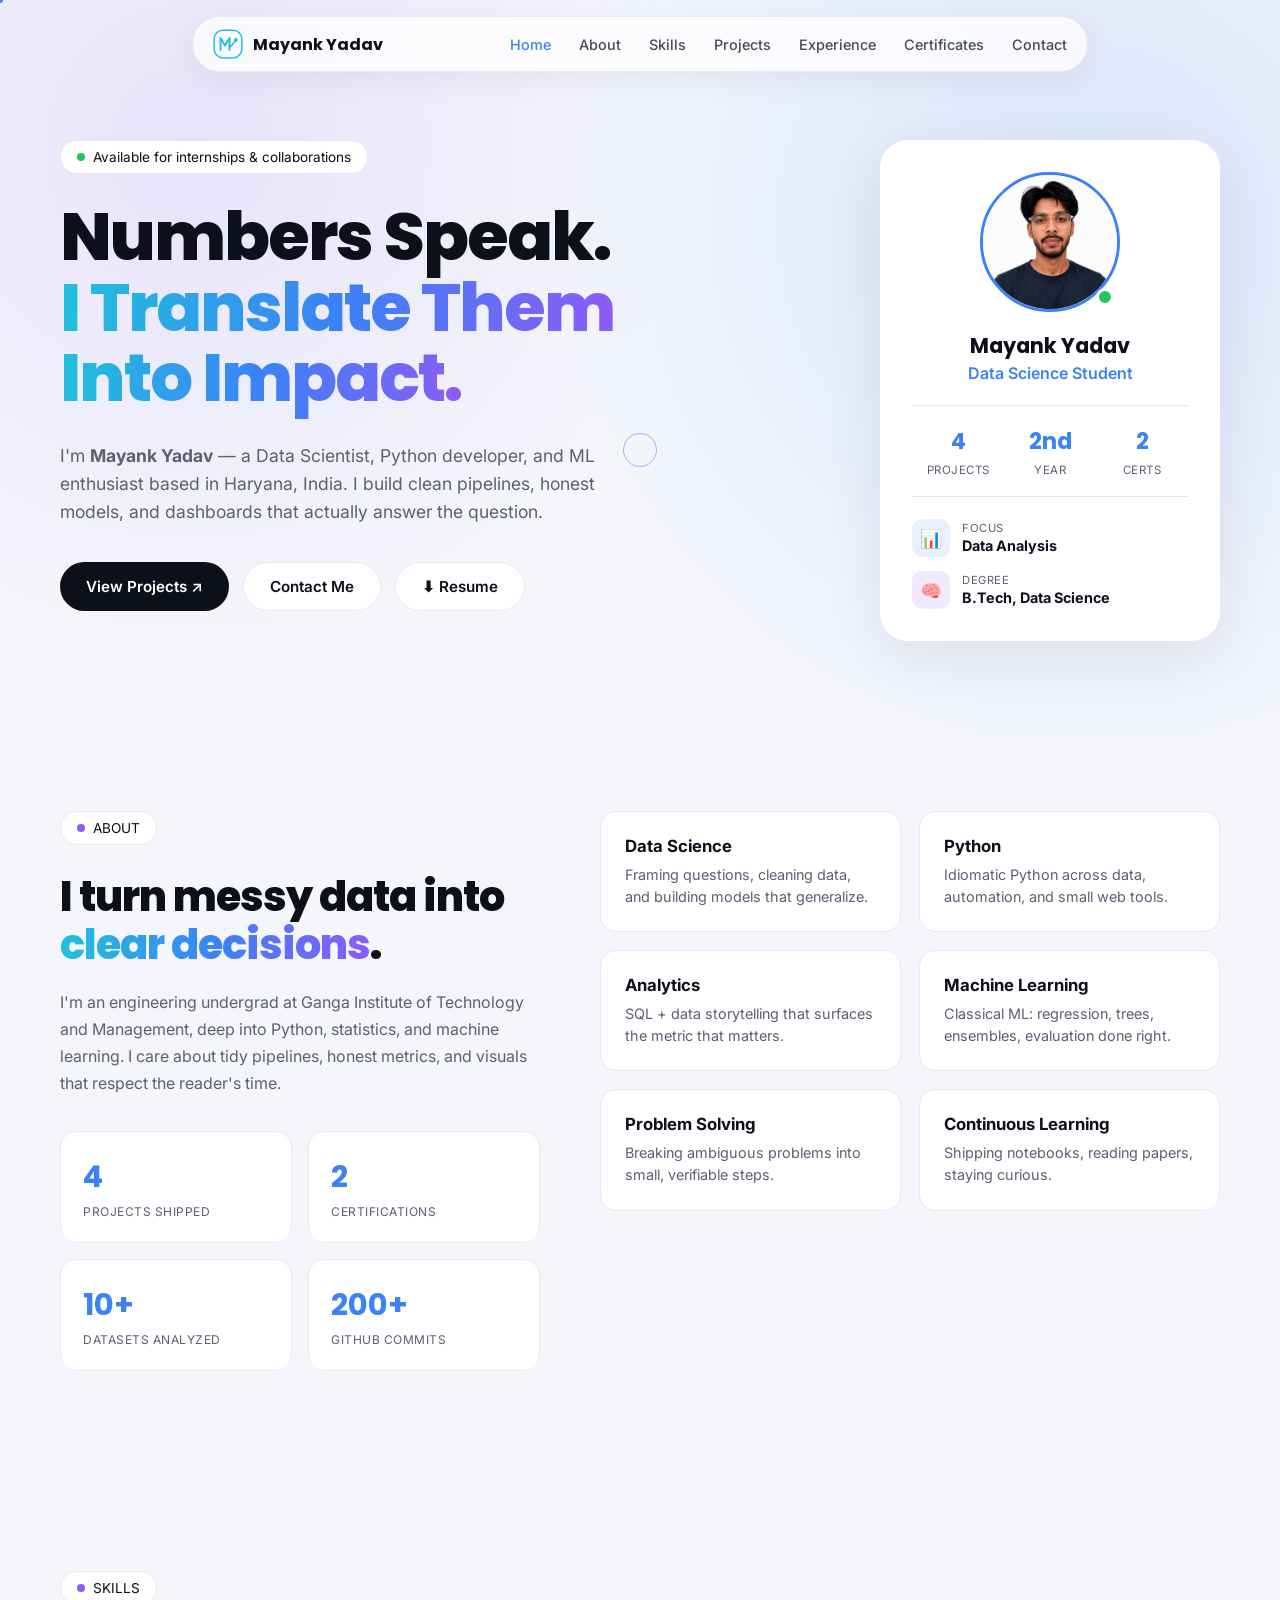
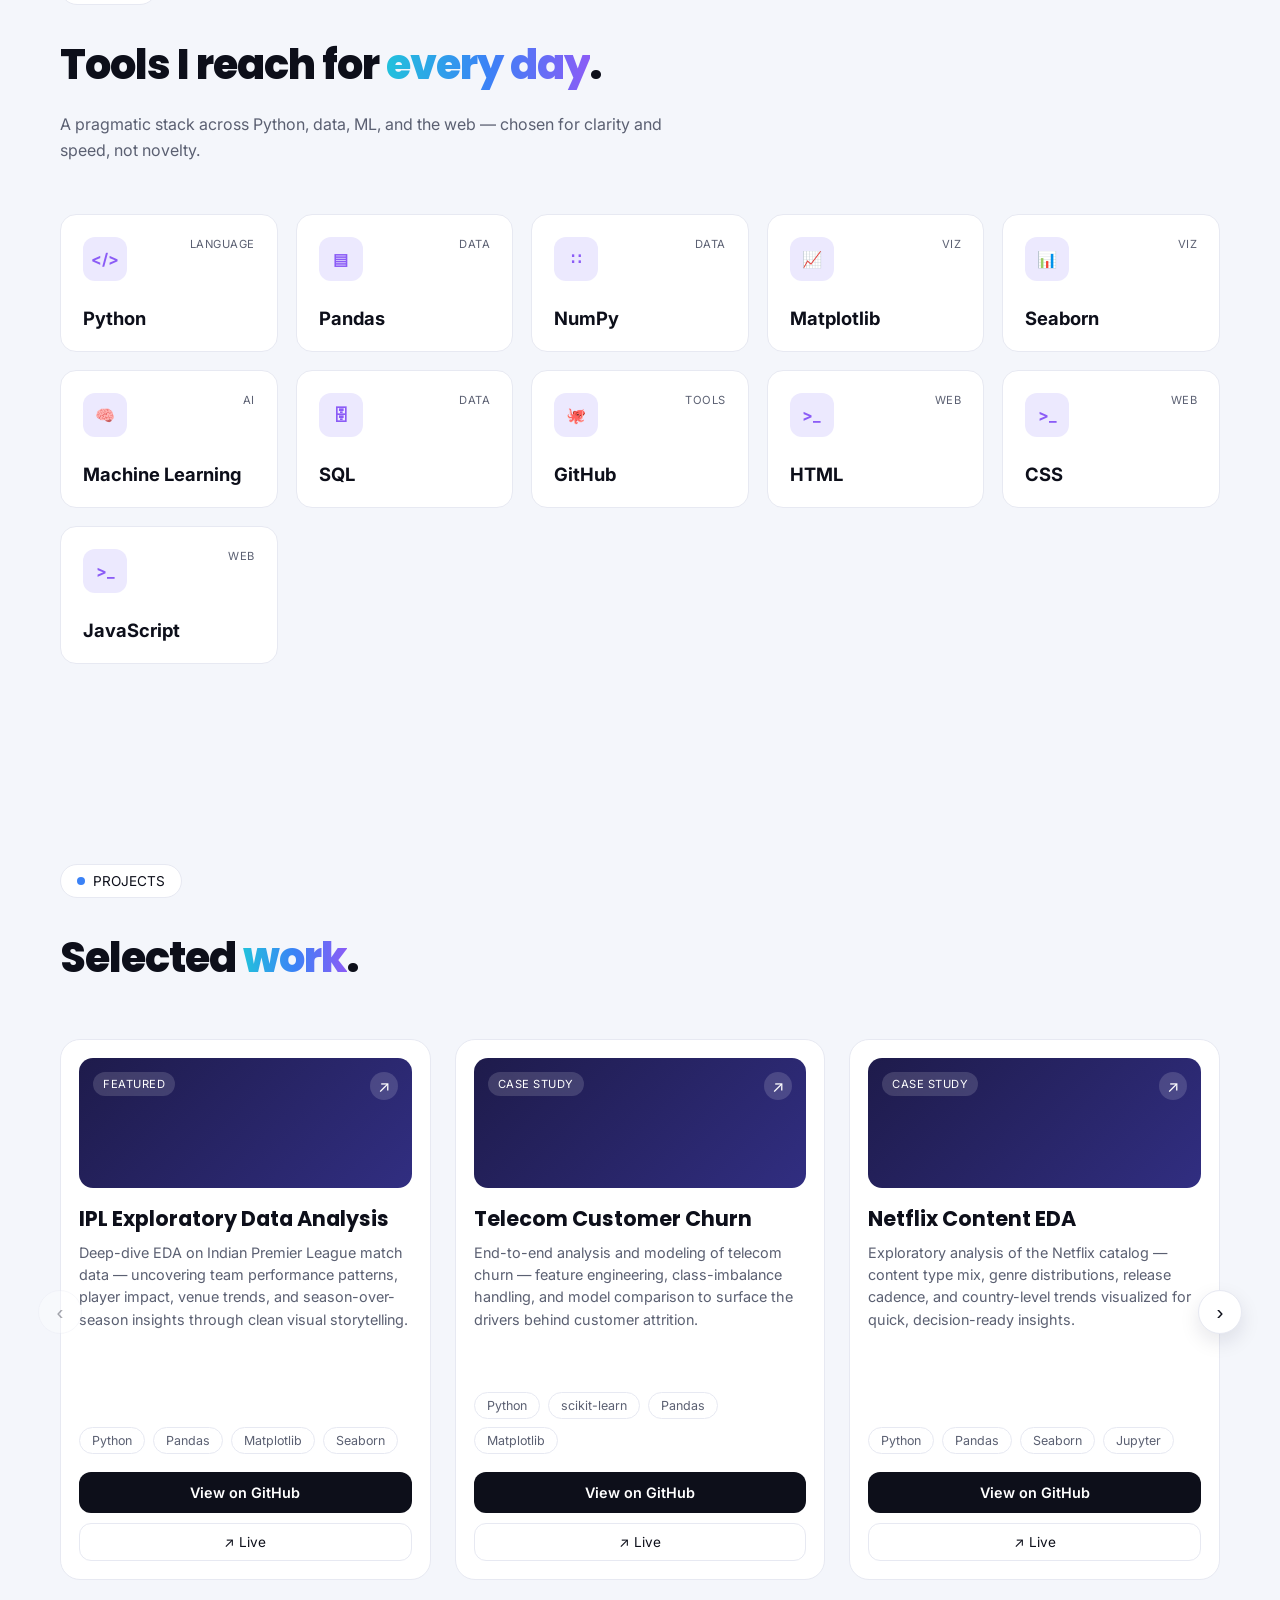
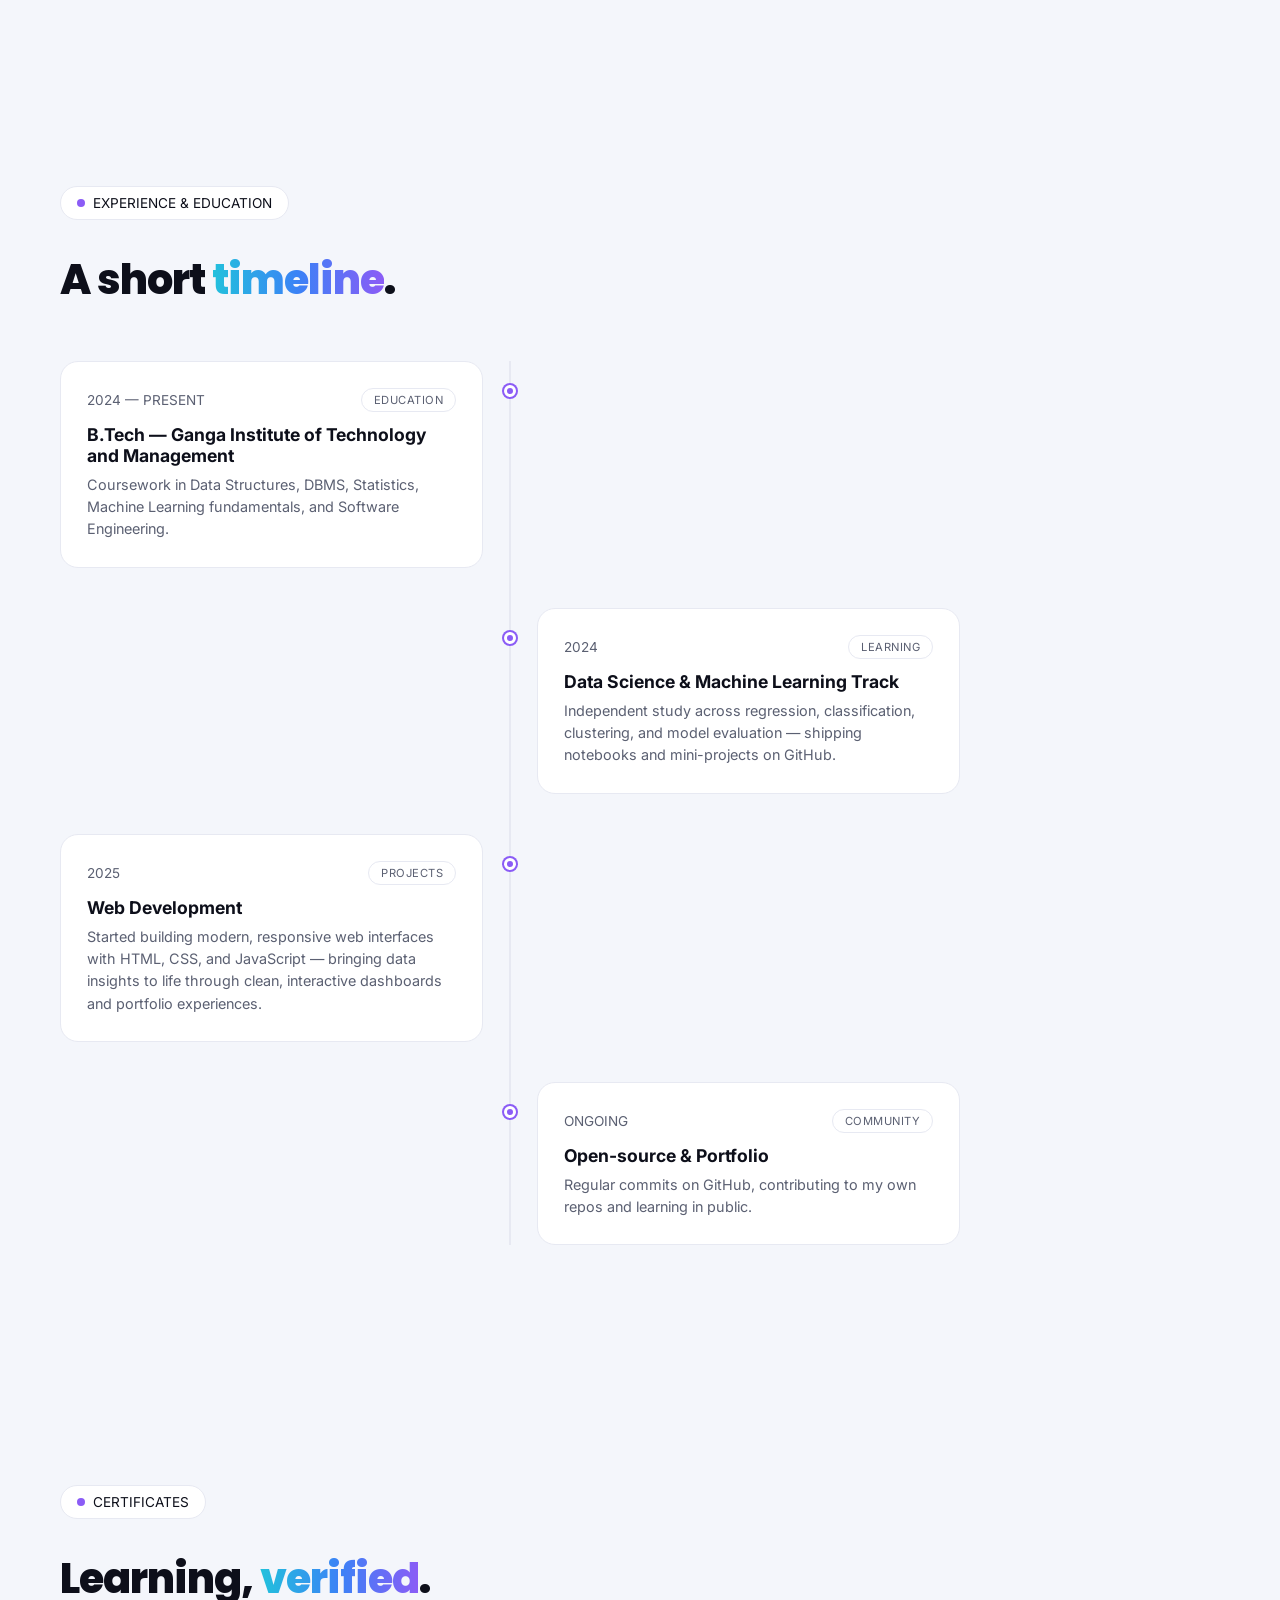
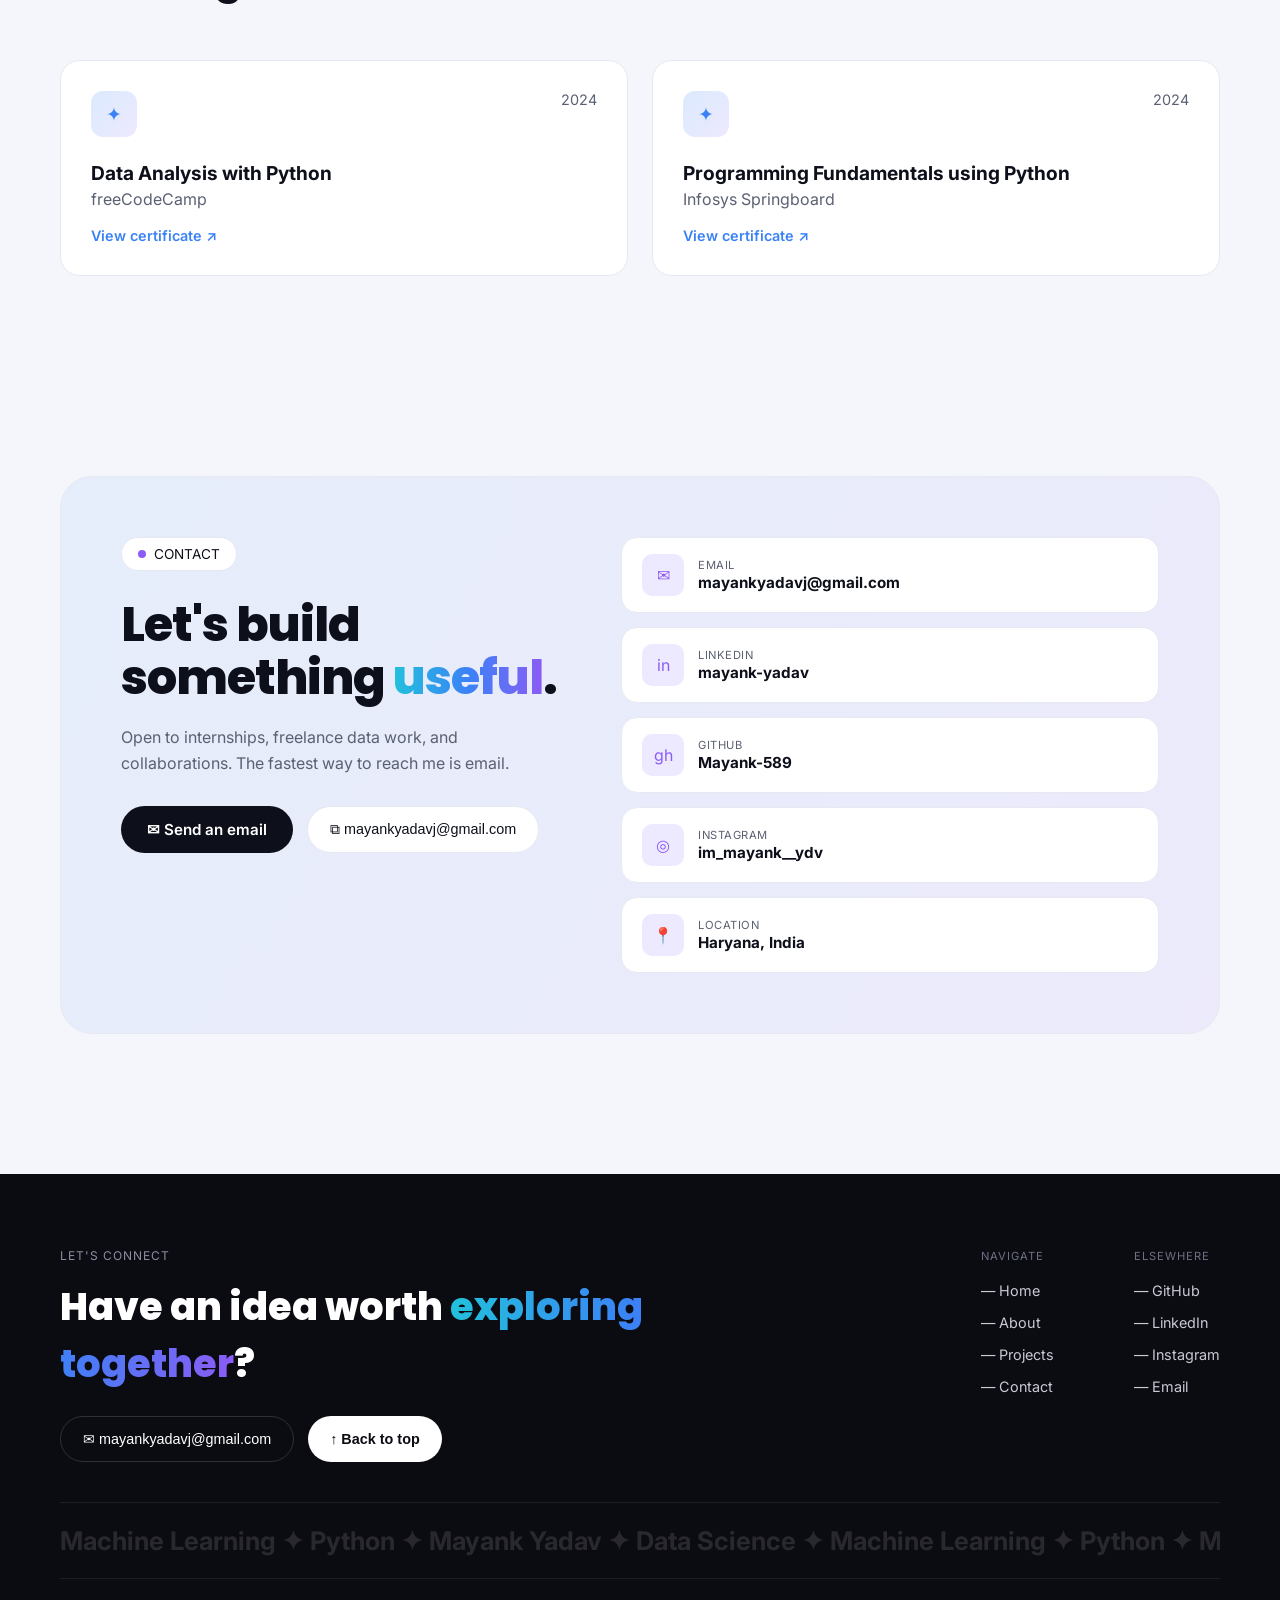
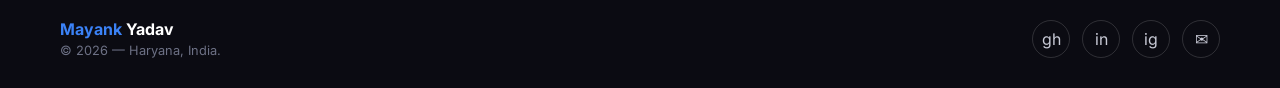
<file: index.html>
<!DOCTYPE html>
<html lang="en">
<head>
<meta charset="UTF-8">
<meta name="viewport" content="width=device-width, initial-scale=1, viewport-fit=cover">
<meta name="description" content="Mayank Yadav — Data Science student, Python developer and ML enthusiast. Portfolio featuring data analysis and machine learning projects.">
<meta property="og:title" content="Mayank Yadav — Data Science Portfolio">
<meta property="og:description" content="Data Scientist, Python developer, and ML enthusiast building clean pipelines, honest models, and dashboards.">
<meta property="og:type" content="website">
<title>Mayank Yadav — Data Science Portfolio</title>
<link rel="icon" type="image/svg+xml" href="data:image/svg+xml,%3Csvg xmlns='http://www.w3.org/2000/svg' viewBox='0 0 40 40'%3E%3Cdefs%3E%3ClinearGradient id='g' x1='0' y1='0' x2='40' y2='40'%3E%3Cstop offset='0%25' stop-color='%2322c1dc'/%3E%3Cstop offset='50%25' stop-color='%233b82f6'/%3E%3Cstop offset='100%25' stop-color='%238b5cf6'/%3E%3C/linearGradient%3E%3C/defs%3E%3Crect x='1.5' y='1.5' width='37' height='37' rx='12' fill='%230b0b12' stroke='url(%23g)' stroke-width='2'/%3E%3Cpath d='M10 28V12l6 10 6-10v16' stroke='url(%23g)' stroke-width='2.6' fill='none' stroke-linecap='round' stroke-linejoin='round'/%3E%3Cpath d='M23 24 30 16' stroke='url(%23g)' stroke-width='2' stroke-linecap='round'/%3E%3Ccircle cx='30.5' cy='14.5' r='2.6' fill='url(%23g)'/%3E%3C/svg%3E">
<link rel="preconnect" href="https://fonts.googleapis.com">
<link rel="preconnect" href="https://fonts.gstatic.com" crossorigin>
<link href="https://fonts.googleapis.com/css2?family=Poppins:wght@400;500;600;700;800&family=Inter:wght@400;500;600&display=swap" rel="stylesheet">
<link rel="stylesheet" href="style.css">
</head>
<body>
<div id="loader">
  <div class="loader-logo">
    <svg width="30" height="30" viewBox="0 0 40 40" aria-hidden="true"><defs><linearGradient id="loaderLogoGrad" x1="0" y1="0" x2="40" y2="40"><stop offset="0%" stop-color="#22c1dc"/><stop offset="50%" stop-color="#3b82f6"/><stop offset="100%" stop-color="#8b5cf6"/></linearGradient></defs><rect x="1.5" y="1.5" width="37" height="37" rx="12" fill="none" stroke="url(#loaderLogoGrad)" stroke-width="2"/><path d="M10 28V12l6 10 6-10v16" stroke="url(#loaderLogoGrad)" stroke-width="2.6" fill="none" stroke-linecap="round" stroke-linejoin="round"/><path d="M23 24 30 16" stroke="url(#loaderLogoGrad)" stroke-width="2" stroke-linecap="round"/><circle cx="30.5" cy="14.5" r="2.6" fill="url(#loaderLogoGrad)"/></svg>
    MAYANK YADAV
  </div>
  <div class="loader-ring"></div>
  <div class="loader-bar"><span></span></div>
</div>
<div class="cursor-dot" id="cursorDot"></div>
<div class="cursor-ring" id="cursorRing"></div>
 
 
<nav class="navbar">
  <div class="nav-logo">
    <svg width="30" height="30" viewBox="0 0 40 40" aria-hidden="true"><defs><linearGradient id="navLogoGrad" x1="0" y1="0" x2="40" y2="40"><stop offset="0%" stop-color="#22c1dc"/><stop offset="50%" stop-color="#3b82f6"/><stop offset="100%" stop-color="#8b5cf6"/></linearGradient></defs><rect x="1.5" y="1.5" width="37" height="37" rx="12" fill="none" stroke="url(#navLogoGrad)" stroke-width="2"/><path d="M10 28V12l6 10 6-10v16" stroke="url(#navLogoGrad)" stroke-width="2.6" fill="none" stroke-linecap="round" stroke-linejoin="round"/><path d="M23 24 30 16" stroke="url(#navLogoGrad)" stroke-width="2" stroke-linecap="round"/><circle cx="30.5" cy="14.5" r="2.6" fill="url(#navLogoGrad)"/></svg>
    Mayank Yadav
  </div>
  <ul class="nav-links">
    <li><a href="#home" class="active">Home</a></li>
    <li><a href="#about">About</a></li>
    <li><a href="#skills">Skills</a></li>
    <li><a href="#projects">Projects</a></li>
    <li><a href="#experience">Experience</a></li>
    <li><a href="#certificates">Certificates</a></li>
    <li><a href="#contact">Contact</a></li>
  </ul>
</nav>
 
<section class="hero" id="home">
  <div class="hero-left">
    <div class="badge"><span class="dot"></span>Available for internships &amp; collaborations</div>
    <h1>Numbers Speak.<br><span class="gradient-text">I Translate Them</span><br><span class="gradient-text">Into Impact.</span></h1>
    <p class="desc">I'm <strong>Mayank Yadav</strong> — a Data Scientist, Python developer, and ML enthusiast based in Haryana, India. I build clean pipelines, honest models, and dashboards that actually answer the question.</p>
    <div class="hero-buttons">
      <a href="#projects" class="btn primary">View Projects ↗</a>
      <a href="#contact" class="btn">Contact Me</a>
      <a href="Mayank_Yadav_Resume-1.pdf" download class="btn">⬇ Resume</a>
    </div>
  </div>
 
  <div class="hero-card">
    <div class="avatar-wrap">
      <img src="mayank.png" alt="Mayank Yadav" width="140" height="140" fetchpriority="high">
      <div class="status-dot"></div>
    </div>
    <h3>Mayank Yadav</h3>
    <div class="role">Data Science Student</div>
    <div class="stats-row">
      <div><strong>4</strong><span>PROJECTS</span></div>
      <div><strong>2nd</strong><span>YEAR</span></div>
      <div><strong>2</strong><span>CERTS</span></div>
    </div>
    <div class="info-row blue">
      <div class="info-icon">📊</div>
      <div><small>FOCUS</small><strong>Data Analysis</strong></div>
    </div>
    <div class="info-row purple">
      <div class="info-icon">🧠</div>
      <div><small>DEGREE</small><strong>B.Tech, Data Science</strong></div>
    </div>
  </div>
</section>
 
<section class="about reveal" id="about">
  <div class="about-grid">
    <div class="about-left">
      <div class="badge"><span class="dot" style="background:var(--purple)"></span>ABOUT</div>
      <h2>I turn messy data into<br><span class="gradient-text">clear decisions</span>.</h2>
      <p class="desc">I'm an engineering undergrad at Ganga Institute of Technology and Management, deep into Python, statistics, and machine learning. I care about tidy pipelines, honest metrics, and visuals that respect the reader's time.</p>
      <div class="about-stats">
        <div class="stat-card"><strong>4</strong><span>PROJECTS SHIPPED</span></div>
        <div class="stat-card"><strong>2</strong><span>CERTIFICATIONS</span></div>
        <div class="stat-card"><strong>10+</strong><span>DATASETS ANALYZED</span></div>
        <div class="stat-card"><strong>200+</strong><span>GITHUB COMMITS</span></div>
      </div>
    </div>
    <div class="about-right">
      <div class="skill-card"><h4>Data Science</h4><p>Framing questions, cleaning data, and building models that generalize.</p></div>
      <div class="skill-card"><h4>Python</h4><p>Idiomatic Python across data, automation, and small web tools.</p></div>
      <div class="skill-card"><h4>Analytics</h4><p>SQL + data storytelling that surfaces the metric that matters.</p></div>
      <div class="skill-card"><h4>Machine Learning</h4><p>Classical ML: regression, trees, ensembles, evaluation done right.</p></div>
      <div class="skill-card"><h4>Problem Solving</h4><p>Breaking ambiguous problems into small, verifiable steps.</p></div>
      <div class="skill-card"><h4>Continuous Learning</h4><p>Shipping notebooks, reading papers, staying curious.</p></div>
    </div>
  </div>
</section>
 
<section class="skills reveal" id="skills">
  <div class="sec-head">
    <div class="badge"><span class="dot" style="background:var(--purple)"></span>SKILLS</div>
    <h2>Tools I reach for <span class="gradient-text">every day</span>.</h2>
    <p>A pragmatic stack across Python, data, ML, and the web — chosen for clarity and speed, not novelty.</p>
  </div>
  <div class="skills-grid">
    <div class="tool-card"><div class="tool-top"><div class="tool-icon">&lt;/&gt;</div><span>LANGUAGE</span></div><h4>Python</h4></div>
    <div class="tool-card"><div class="tool-top"><div class="tool-icon">▤</div><span>DATA</span></div><h4>Pandas</h4></div>
    <div class="tool-card"><div class="tool-top"><div class="tool-icon">∷</div><span>DATA</span></div><h4>NumPy</h4></div>
    <div class="tool-card"><div class="tool-top"><div class="tool-icon">📈</div><span>VIZ</span></div><h4>Matplotlib</h4></div>
    <div class="tool-card"><div class="tool-top"><div class="tool-icon">📊</div><span>VIZ</span></div><h4>Seaborn</h4></div>
    <div class="tool-card"><div class="tool-top"><div class="tool-icon">🧠</div><span>AI</span></div><h4>Machine Learning</h4></div>
    <div class="tool-card"><div class="tool-top"><div class="tool-icon">🗄</div><span>DATA</span></div><h4>SQL</h4></div>
    <div class="tool-card"><div class="tool-top"><div class="tool-icon">🐙</div><span>TOOLS</span></div><h4>GitHub</h4></div>
    <div class="tool-card"><div class="tool-top"><div class="tool-icon">&gt;_</div><span>WEB</span></div><h4>HTML</h4></div>
    <div class="tool-card"><div class="tool-top"><div class="tool-icon">&gt;_</div><span>WEB</span></div><h4>CSS</h4></div>
    <div class="tool-card"><div class="tool-top"><div class="tool-icon">&gt;_</div><span>WEB</span></div><h4>JavaScript</h4></div>
  </div>
</section>
 
<section class="projects reveal" id="projects">
  <div class="sec-head">
    <div class="badge"><span class="dot" style="background:var(--blue)"></span>PROJECTS</div>
    <h2>Selected <span class="gradient-text">work</span>.</h2>
  </div>
  <div class="projects-wrap">
    <button class="proj-arrow prev" id="projPrev" aria-label="Previous project">‹</button>
    <div class="projects-grid" id="projectsGrid">
      <div class="project-card">
        <div class="project-thumb"><span class="tag">FEATURED</span><span class="go">↗</span></div>
        <h3>IPL Exploratory Data Analysis</h3>
        <p class="desc">Deep-dive EDA on Indian Premier League match data — uncovering team performance patterns, player impact, venue trends, and season-over-season insights through clean visual storytelling.</p>
        <div class="tag-row"><span class="tag-pill">Python</span><span class="tag-pill">Pandas</span><span class="tag-pill">Matplotlib</span><span class="tag-pill">Seaborn</span></div>
        <div class="proj-btns">
          <a class="btn-gh" href="https://github.com/Mayank-589/IPL_EDA">View on GitHub</a>
          <a class="btn-live" href="#">↗ Live</a>
        </div>
      </div>
      <div class="project-card">
        <div class="project-thumb"><span class="tag">CASE STUDY</span><span class="go">↗</span></div>
        <h3>Telecom Customer Churn</h3>
        <p class="desc">End-to-end analysis and modeling of telecom churn — feature engineering, class-imbalance handling, and model comparison to surface the drivers behind customer attrition.</p>
        <div class="tag-row"><span class="tag-pill">Python</span><span class="tag-pill">scikit-learn</span><span class="tag-pill">Pandas</span><span class="tag-pill">Matplotlib</span></div>
        <div class="proj-btns">
          <a class="btn-gh" href="https://github.com/Mayank-589/Telecom_Churn">View on GitHub</a>
          <a class="btn-live" href="#">↗ Live</a>
        </div>
      </div>
      <div class="project-card">
        <div class="project-thumb"><span class="tag">CASE STUDY</span><span class="go">↗</span></div>
        <h3>Netflix Content EDA</h3>
        <p class="desc">Exploratory analysis of the Netflix catalog — content type mix, genre distributions, release cadence, and country-level trends visualized for quick, decision-ready insights.</p>
        <div class="tag-row"><span class="tag-pill">Python</span><span class="tag-pill">Pandas</span><span class="tag-pill">Seaborn</span><span class="tag-pill">Jupyter</span></div>
        <div class="proj-btns">
          <a class="btn-gh" href="https://github.com/Mayank-589/Netflix_EDA">View on GitHub</a>
          <a class="btn-live" href="#">↗ Live</a>
        </div>
      </div>
      <div class="project-card">
        <div class="project-thumb"><span class="tag">FLAGSHIP</span><span class="go">↗</span></div>
        <h3>Personal Portfolio Website</h3>
        <p class="desc">The site you're on right now — designed and built from scratch with a custom gradient identity, smooth-scroll interactions, scroll-reveal animations, and a fully responsive layout. Zero frameworks, just clean HTML, CSS, and JavaScript.</p>
        <div class="tag-row"><span class="tag-pill">HTML5</span><span class="tag-pill">CSS3</span><span class="tag-pill">JavaScript</span><span class="tag-pill">Responsive Design</span></div>
        <div class="proj-btns">
          <a class="btn-gh" href="https://github.com/Mayank-589/Portfolio-Website">View on GitHub</a>
          <a class="btn-live" href="https://mayank-589.github.io/Portfolio-Website/">↗ Live</a>
        </div>
      </div>
    </div>
    <button class="proj-arrow next" id="projNext" aria-label="Next project">›</button>
  </div>
</section>
 
<section class="experience reveal" id="experience">
  <div class="sec-head">
    <div class="badge"><span class="dot" style="background:var(--purple)"></span>EXPERIENCE &amp; EDUCATION</div>
    <h2>A short <span class="gradient-text">timeline</span>.</h2>
  </div>
  <div class="timeline">
    <div class="tl-item">
      <div class="tl-dot"></div>
      <div class="tl-card">
        <div class="tl-top"><span class="year">2024 — PRESENT</span><span class="tl-pill">EDUCATION</span></div>
        <h4>B.Tech — Ganga Institute of Technology and Management</h4>
        <p>Coursework in Data Structures, DBMS, Statistics, Machine Learning fundamentals, and Software Engineering.</p>
      </div>
    </div>
    <div class="tl-item">
      <div class="tl-dot"></div>
      <div class="tl-card">
        <div class="tl-top"><span class="year">2024</span><span class="tl-pill">LEARNING</span></div>
        <h4>Data Science &amp; Machine Learning Track</h4>
        <p>Independent study across regression, classification, clustering, and model evaluation — shipping notebooks and mini-projects on GitHub.</p>
      </div>
    </div>
    <div class="tl-item">
      <div class="tl-dot"></div>
      <div class="tl-card">
        <div class="tl-top"><span class="year">2025</span><span class="tl-pill">PROJECTS</span></div>
        <h4>Web Development</h4>
        <p>Started building modern, responsive web interfaces with HTML, CSS, and JavaScript — bringing data insights to life through clean, interactive dashboards and portfolio experiences.</p>
      </div>
    </div>
    <div class="tl-item">
      <div class="tl-dot"></div>
      <div class="tl-card">
        <div class="tl-top"><span class="year">ONGOING</span><span class="tl-pill">COMMUNITY</span></div>
        <h4>Open-source &amp; Portfolio</h4>
        <p>Regular commits on GitHub, contributing to my own repos and learning in public.</p>
      </div>
    </div>
  </div>
</section>
 
<section class="certificates reveal" id="certificates">
  <div class="sec-head">
    <div class="badge"><span class="dot" style="background:var(--purple)"></span>CERTIFICATES</div>
    <h2>Learning, <span class="gradient-text">verified</span>.</h2>
  </div>
  <div class="cert-grid">
    <a class="cert-card" href="https://www.freecodecamp.org/certification/mayank-589/data-analysis-with-python-v7" target="_blank" rel="noopener">
      <div class="cert-top"><div class="cert-icon">✦</div><span>2024</span></div>
      <h4>Data Analysis with Python</h4>
      <div class="issuer">freeCodeCamp</div>
      <span class="cert-link">View certificate ↗</span>
    </a>
    <a class="cert-card" href="https://infyspringboard.us.onwingspan.com/public-assets/infyspringboardus/cert/lex_auth_01347754835396198417_shared/d29f48e0-ac6e-4093-814c-3508cfcd9a49.pdf" target="_blank" rel="noopener">
      <div class="cert-top"><div class="cert-icon">✦</div><span>2024</span></div>
      <h4>Programming Fundamentals using Python</h4>
      <div class="issuer">Infosys Springboard</div>
      <span class="cert-link">View certificate ↗</span>
    </a>
  </div>
</section>
 
<section class="contact reveal" id="contact">
  <div class="contact-wrap">
    <div class="contact-left">
      <div class="badge"><span class="dot" style="background:var(--purple)"></span>CONTACT</div>
      <h2>Let's build<br>something <span class="gradient-text">useful</span>.</h2>
      <p class="desc">Open to internships, freelance data work, and collaborations. The fastest way to reach me is email.</p>
      <div class="contact-btns">
        <a href="mailto:mayankyadavj@gmail.com" class="btn primary">✉ Send an email</a>
        <button class="btn-copy" onclick="navigator.clipboard.writeText('mayankyadavj@gmail.com')">⧉ mayankyadavj@gmail.com</button>
      </div>
    </div>
    <div class="contact-right">
      <a class="contact-item" href="mailto:mayankyadavj@gmail.com"><div class="ic">✉</div><div><small>EMAIL</small><strong>mayankyadavj@gmail.com</strong></div></a>
      <a class="contact-item" href="https://www.linkedin.com/in/mayank-yadav-82a6a6211" target="_blank" rel="noopener"><div class="ic">in</div><div><small>LINKEDIN</small><strong>mayank-yadav</strong></div></a>
      <a class="contact-item" href="https://github.com/Mayank-589" target="_blank" rel="noopener"><div class="ic">gh</div><div><small>GITHUB</small><strong>Mayank-589</strong></div></a>
      <a class="contact-item" href="https://instagram.com/im_mayank__ydv" target="_blank" rel="noopener"><div class="ic">◎</div><div><small>INSTAGRAM</small><strong>im_mayank__ydv</strong></div></a>
      <a class="contact-item" href="https://maps.google.com/?q=Haryana,India" target="_blank" rel="noopener"><div class="ic">📍</div><div><small>LOCATION</small><strong>Haryana, India</strong></div></a>
    </div>
  </div>
</section>
 
<footer>
  <div class="footer-top">
    <div class="footer-left">
      <small>LET'S CONNECT</small>
      <h2>Have an idea worth <span class="gradient-text">exploring together</span>?</h2>
      <div class="footer-btns">
        <button class="btn-copy" onclick="navigator.clipboard.writeText('mayankyadavj@gmail.com')">✉ mayankyadavj@gmail.com</button>
        <button class="btn-top" id="backToTop">↑ Back to top</button>
      </div>
    </div>
    <div class="footer-cols">
      <div class="footer-col">
        <small>NAVIGATE</small>
        <ul><li><a href="#home">— Home</a></li><li><a href="#about">— About</a></li><li><a href="#projects">— Projects</a></li><li><a href="#contact">— Contact</a></li></ul>
      </div>
      <div class="footer-col">
        <small>ELSEWHERE</small>
        <ul><li><a href="https://github.com/Mayank-589">— GitHub</a></li><li><a href="https://www.linkedin.com/in/mayank-yadav-82a6a6211">— LinkedIn</a></li><li><a href="https://instagram.com/im_mayank__ydv">— Instagram</a></li><li><a href="mailto:mayankyadavj@gmail.com">— Email</a></li></ul>
      </div>
    </div>
  </div>
  <div class="marquee"><span>Machine Learning ✦ Python ✦ Mayank Yadav ✦ Data Science ✦ Machine Learning ✦ Python ✦ Mayank Yadav ✦ Data Science ✦</span></div>
  <div class="footer-bottom">
    <div class="name"><strong><span>Mayank</span> Yadav</strong><small>© 2026 — Haryana, India.</small></div>
    <div class="socials">
      <a href="https://github.com/Mayank-589">gh</a>
      <a href="https://www.linkedin.com/in/mayank-yadav-82a6a6211">in</a>
      <a href="https://instagram.com/im_mayank__ydv">ig</a>
      <a href="mailto:mayankyadavj@gmail.com">✉</a>
    </div>
  </div>
</footer>
 
<script src="scr.js" defer></script>
</body>
</html>
</file>
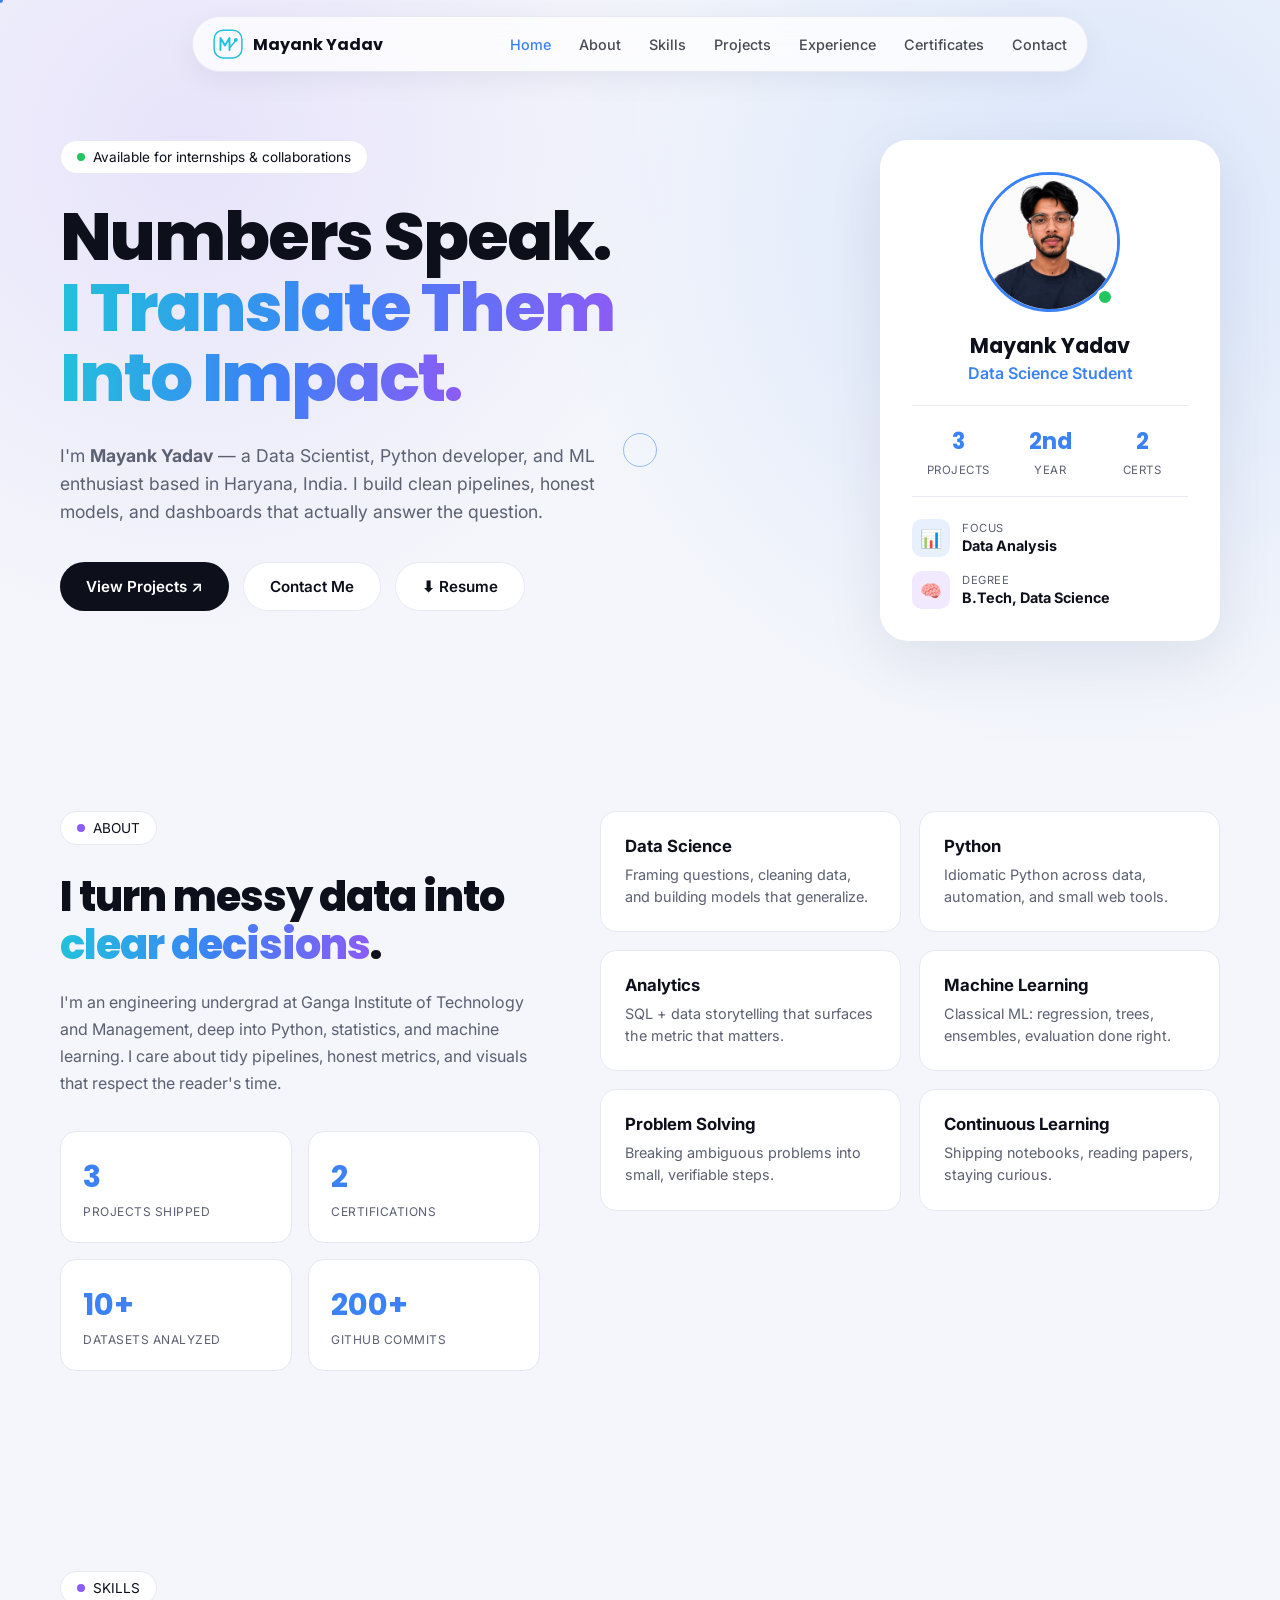
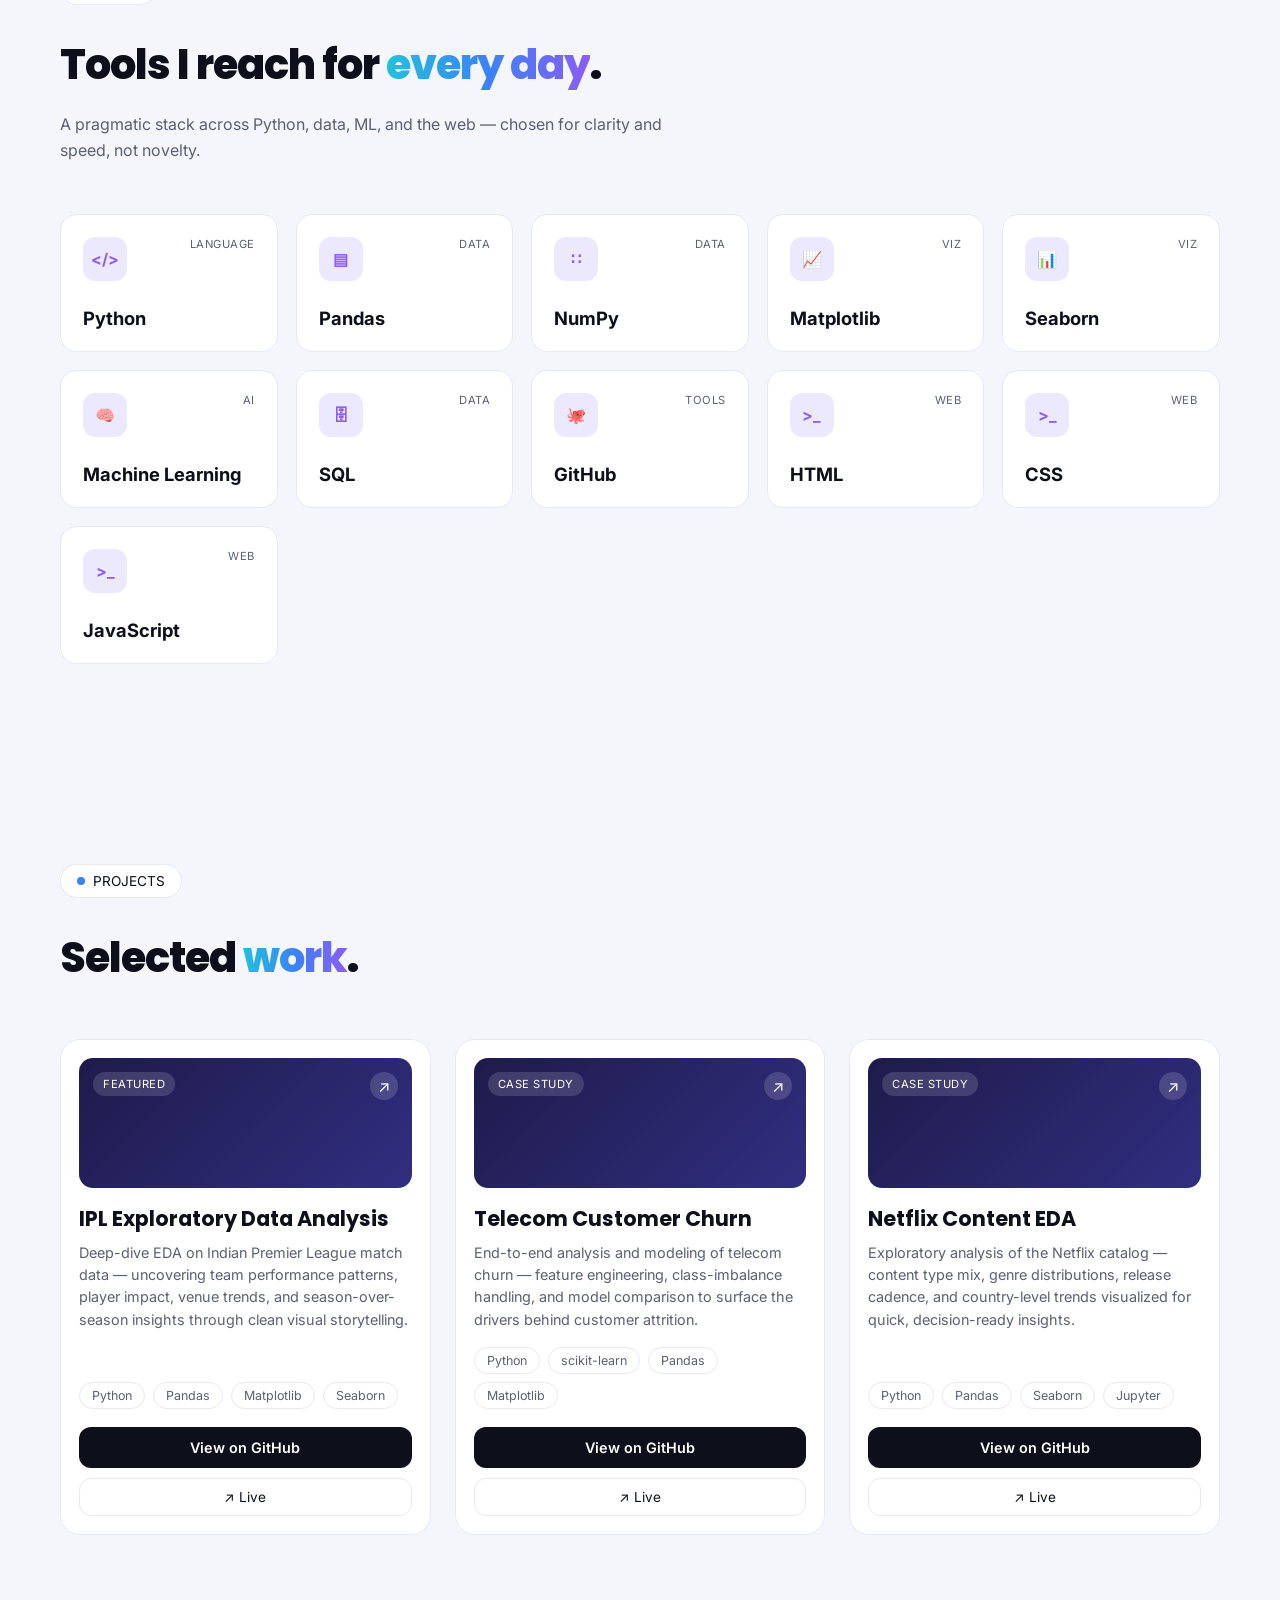
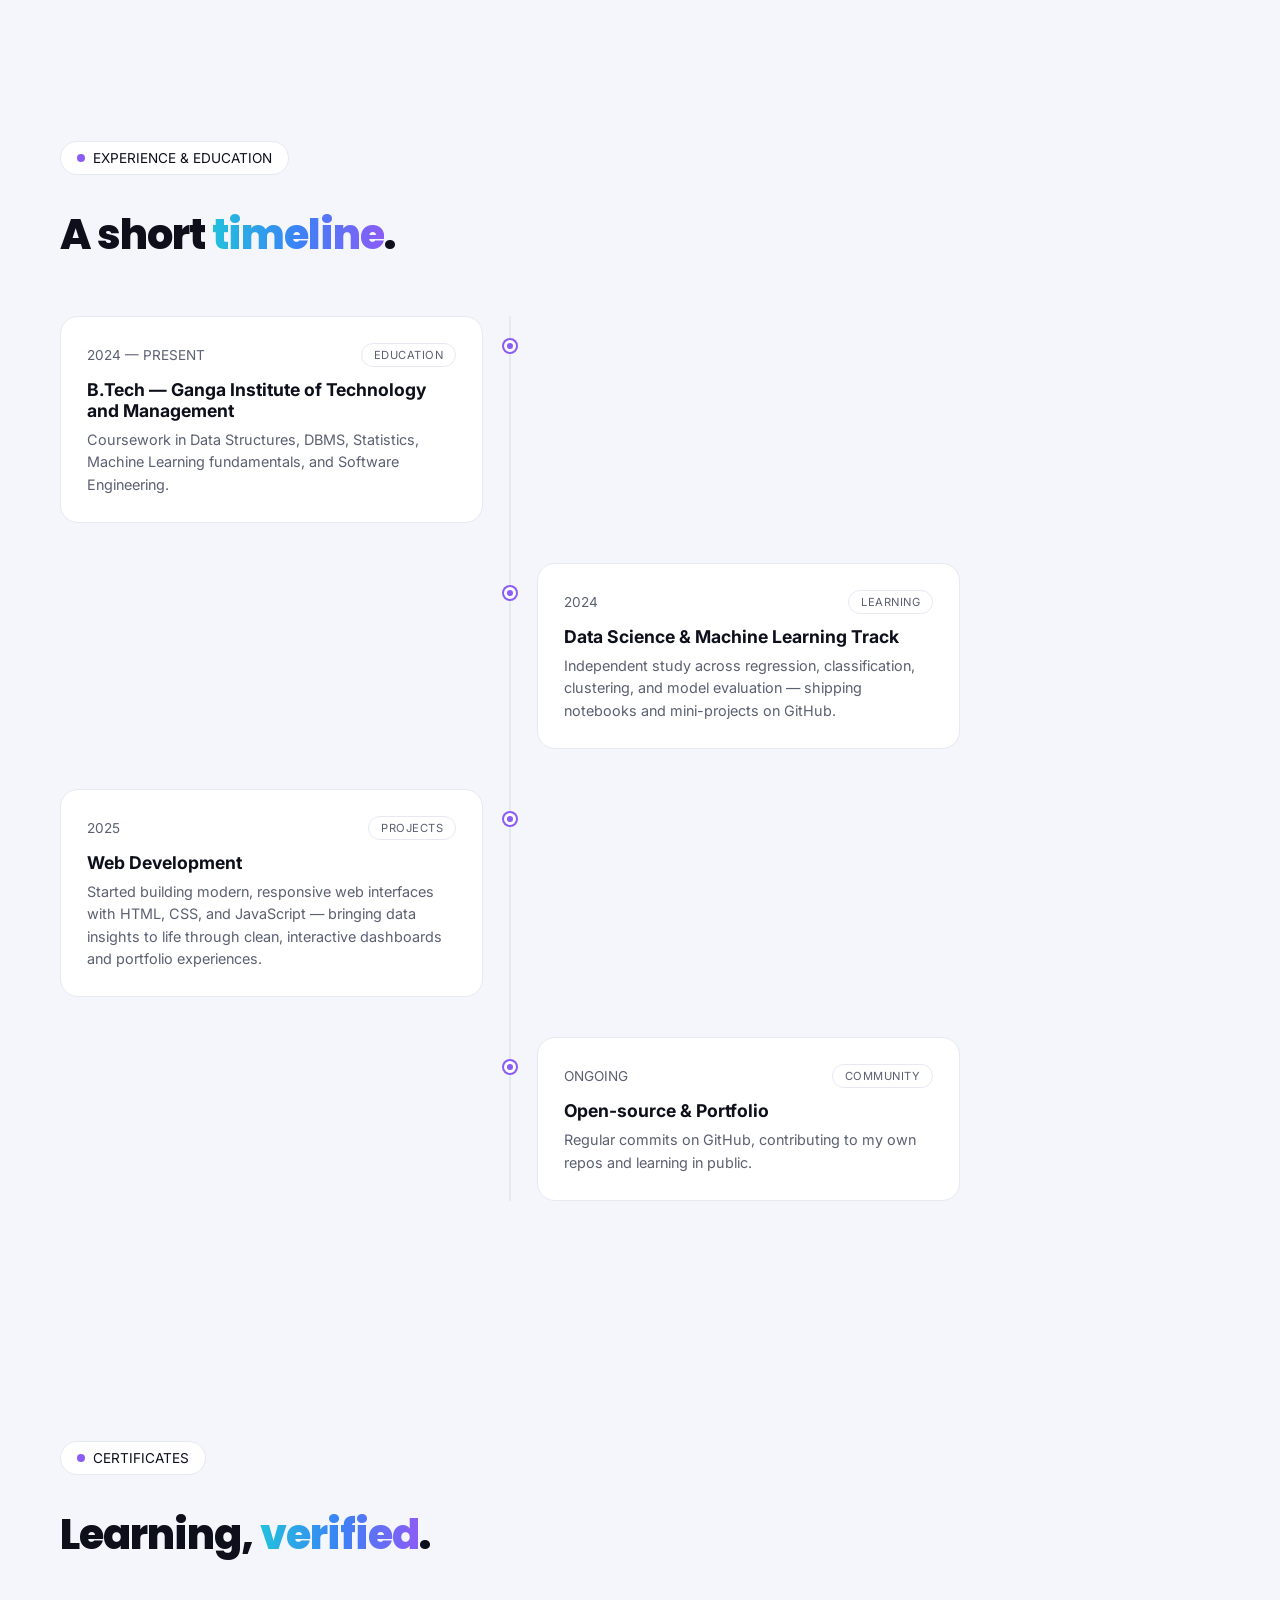
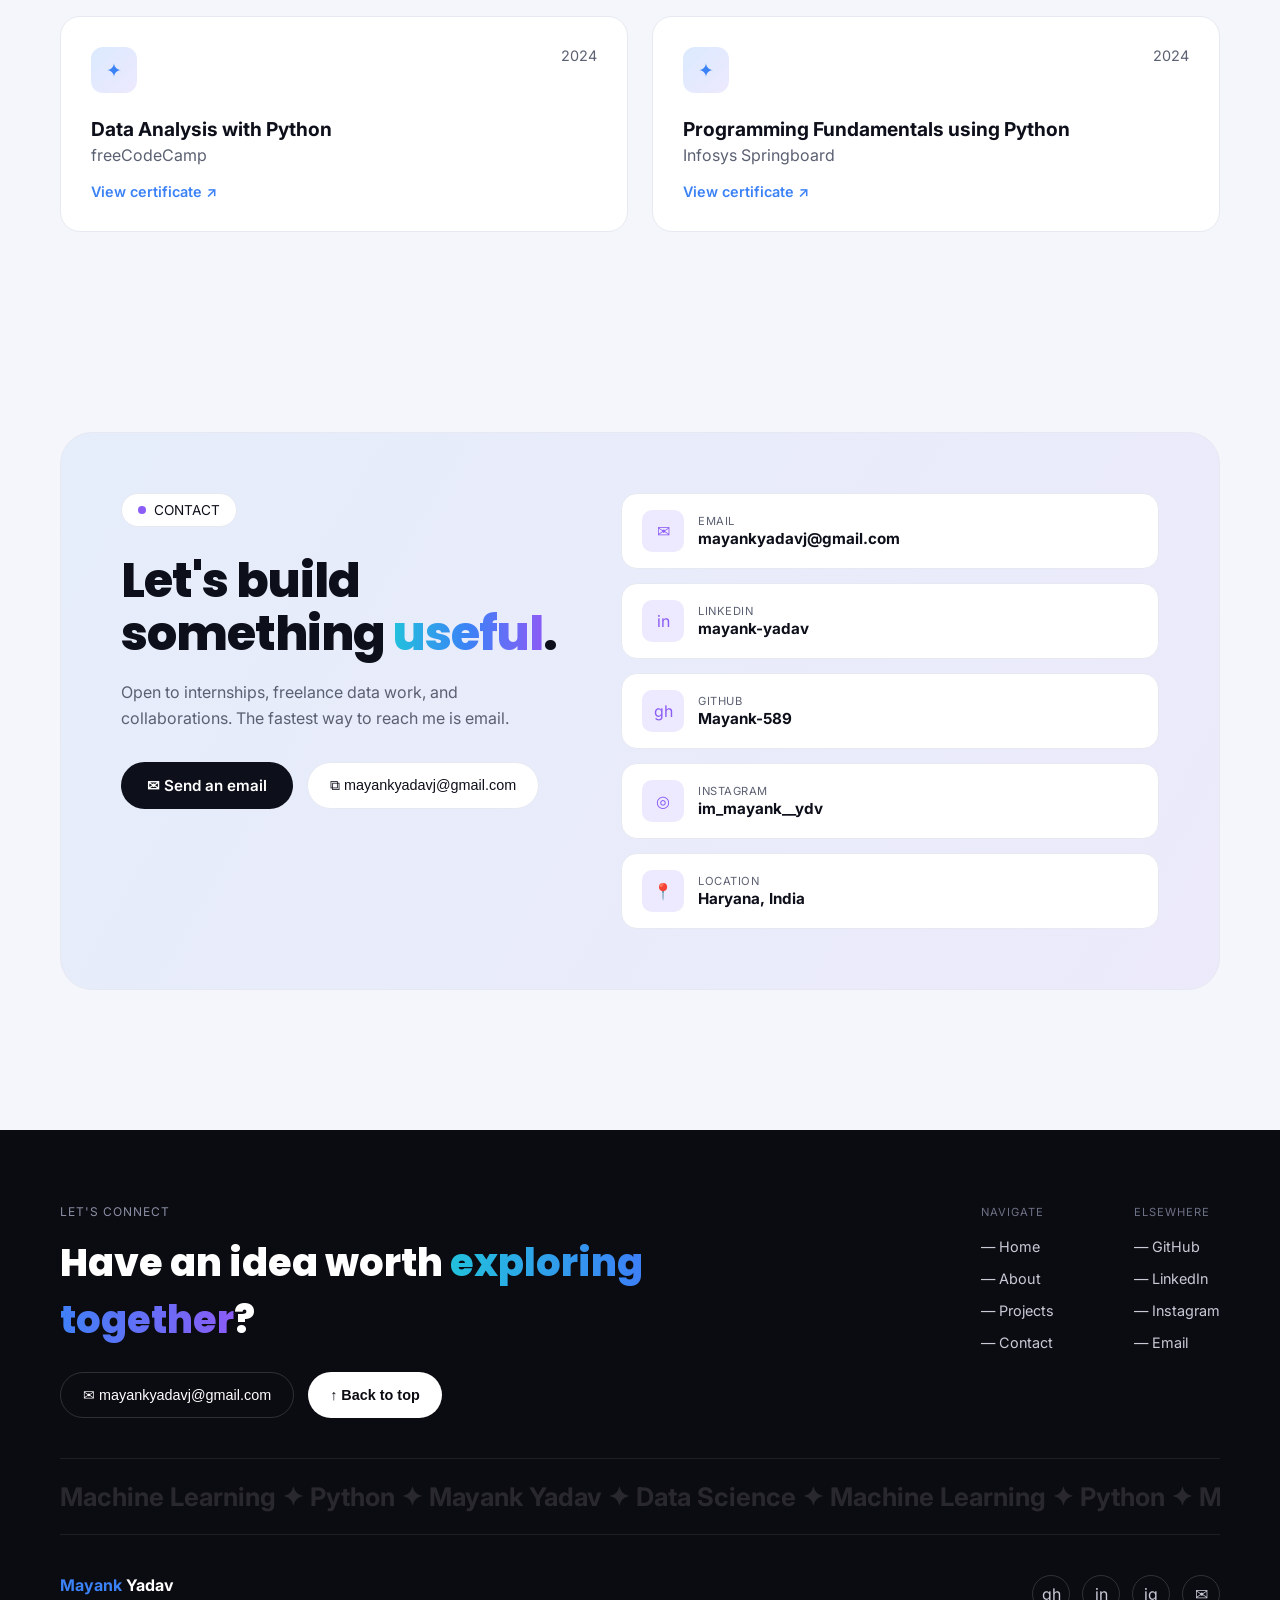
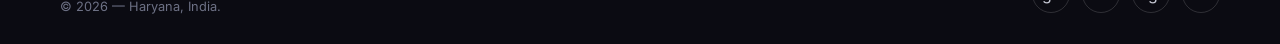
<file: real.html>
<!DOCTYPE html>
<html lang="en">
<head>
<meta charset="UTF-8">
<meta name="viewport" content="width=device-width, initial-scale=1, viewport-fit=cover">
<meta name="description" content="Mayank Yadav — Data Science student, Python developer and ML enthusiast. Portfolio featuring data analysis and machine learning projects.">
<meta property="og:title" content="Mayank Yadav — Data Science Portfolio">
<meta property="og:description" content="Data Scientist, Python developer, and ML enthusiast building clean pipelines, honest models, and dashboards.">
<meta property="og:type" content="website">
<title>Mayank Yadav — Data Science Portfolio</title>
<link rel="icon" type="image/svg+xml" href="data:image/svg+xml,%3Csvg xmlns='http://www.w3.org/2000/svg' viewBox='0 0 40 40'%3E%3Cdefs%3E%3ClinearGradient id='g' x1='0' y1='0' x2='40' y2='40'%3E%3Cstop offset='0%25' stop-color='%2322c1dc'/%3E%3Cstop offset='50%25' stop-color='%233b82f6'/%3E%3Cstop offset='100%25' stop-color='%238b5cf6'/%3E%3C/linearGradient%3E%3C/defs%3E%3Crect x='1.5' y='1.5' width='37' height='37' rx='12' fill='%230b0b12' stroke='url(%23g)' stroke-width='2'/%3E%3Cpath d='M10 28V12l6 10 6-10v16' stroke='url(%23g)' stroke-width='2.6' fill='none' stroke-linecap='round' stroke-linejoin='round'/%3E%3Cpath d='M23 24 30 16' stroke='url(%23g)' stroke-width='2' stroke-linecap='round'/%3E%3Ccircle cx='30.5' cy='14.5' r='2.6' fill='url(%23g)'/%3E%3C/svg%3E">
<link rel="preconnect" href="https://fonts.googleapis.com">
<link rel="preconnect" href="https://fonts.gstatic.com" crossorigin>
<link href="https://fonts.googleapis.com/css2?family=Poppins:wght@400;500;600;700;800&family=Inter:wght@400;500;600&display=swap" rel="stylesheet">
<link rel="stylesheet" href="style.css">
</head>
<body>
<div id="loader">
  <div class="loader-logo">
    <svg width="30" height="30" viewBox="0 0 40 40" aria-hidden="true"><defs><linearGradient id="loaderLogoGrad" x1="0" y1="0" x2="40" y2="40"><stop offset="0%" stop-color="#22c1dc"/><stop offset="50%" stop-color="#3b82f6"/><stop offset="100%" stop-color="#8b5cf6"/></linearGradient></defs><rect x="1.5" y="1.5" width="37" height="37" rx="12" fill="none" stroke="url(#loaderLogoGrad)" stroke-width="2"/><path d="M10 28V12l6 10 6-10v16" stroke="url(#loaderLogoGrad)" stroke-width="2.6" fill="none" stroke-linecap="round" stroke-linejoin="round"/><path d="M23 24 30 16" stroke="url(#loaderLogoGrad)" stroke-width="2" stroke-linecap="round"/><circle cx="30.5" cy="14.5" r="2.6" fill="url(#loaderLogoGrad)"/></svg>
    MAYANK YADAV
  </div>
  <div class="loader-ring"></div>
  <div class="loader-bar"><span></span></div>
</div>
<div class="cursor-dot" id="cursorDot"></div>
<div class="cursor-ring" id="cursorRing"></div>
 
 
<nav class="navbar">
  <div class="nav-logo">
    <svg width="30" height="30" viewBox="0 0 40 40" aria-hidden="true"><defs><linearGradient id="navLogoGrad" x1="0" y1="0" x2="40" y2="40"><stop offset="0%" stop-color="#22c1dc"/><stop offset="50%" stop-color="#3b82f6"/><stop offset="100%" stop-color="#8b5cf6"/></linearGradient></defs><rect x="1.5" y="1.5" width="37" height="37" rx="12" fill="none" stroke="url(#navLogoGrad)" stroke-width="2"/><path d="M10 28V12l6 10 6-10v16" stroke="url(#navLogoGrad)" stroke-width="2.6" fill="none" stroke-linecap="round" stroke-linejoin="round"/><path d="M23 24 30 16" stroke="url(#navLogoGrad)" stroke-width="2" stroke-linecap="round"/><circle cx="30.5" cy="14.5" r="2.6" fill="url(#navLogoGrad)"/></svg>
    Mayank Yadav
  </div>
  <ul class="nav-links">
    <li><a href="#home" class="active">Home</a></li>
    <li><a href="#about">About</a></li>
    <li><a href="#skills">Skills</a></li>
    <li><a href="#projects">Projects</a></li>
    <li><a href="#experience">Experience</a></li>
    <li><a href="#certificates">Certificates</a></li>
    <li><a href="#contact">Contact</a></li>
  </ul>
</nav>
 
<section class="hero" id="home">
  <div class="hero-left">
    <div class="badge"><span class="dot"></span>Available for internships &amp; collaborations</div>
    <h1>Numbers Speak.<br><span class="gradient-text">I Translate Them</span><br><span class="gradient-text">Into Impact.</span></h1>
    <p class="desc">I'm <strong>Mayank Yadav</strong> — a Data Scientist, Python developer, and ML enthusiast based in Haryana, India. I build clean pipelines, honest models, and dashboards that actually answer the question.</p>
    <div class="hero-buttons">
      <a href="#projects" class="btn primary">View Projects ↗</a>
      <a href="#contact" class="btn">Contact Me</a>
      <a href="Mayank_Yadav_Resume-1.pdf" download class="btn">⬇ Resume</a>
    </div>
  </div>
 
  <div class="hero-card">
    <div class="avatar-wrap">
      <img src="mayank.png" alt="Mayank Yadav" width="140" height="140" fetchpriority="high">
      <div class="status-dot"></div>
    </div>
    <h3>Mayank Yadav</h3>
    <div class="role">Data Science Student</div>
    <div class="stats-row">
      <div><strong>3</strong><span>PROJECTS</span></div>
      <div><strong>2nd</strong><span>YEAR</span></div>
      <div><strong>2</strong><span>CERTS</span></div>
    </div>
    <div class="info-row blue">
      <div class="info-icon">📊</div>
      <div><small>FOCUS</small><strong>Data Analysis</strong></div>
    </div>
    <div class="info-row purple">
      <div class="info-icon">🧠</div>
      <div><small>DEGREE</small><strong>B.Tech, Data Science</strong></div>
    </div>
  </div>
</section>
 
<section class="about reveal" id="about">
  <div class="about-grid">
    <div class="about-left">
      <div class="badge"><span class="dot" style="background:var(--purple)"></span>ABOUT</div>
      <h2>I turn messy data into<br><span class="gradient-text">clear decisions</span>.</h2>
      <p class="desc">I'm an engineering undergrad at Ganga Institute of Technology and Management, deep into Python, statistics, and machine learning. I care about tidy pipelines, honest metrics, and visuals that respect the reader's time.</p>
      <div class="about-stats">
        <div class="stat-card"><strong>3</strong><span>PROJECTS SHIPPED</span></div>
        <div class="stat-card"><strong>2</strong><span>CERTIFICATIONS</span></div>
        <div class="stat-card"><strong>10+</strong><span>DATASETS ANALYZED</span></div>
        <div class="stat-card"><strong>200+</strong><span>GITHUB COMMITS</span></div>
      </div>
    </div>
    <div class="about-right">
      <div class="skill-card"><h4>Data Science</h4><p>Framing questions, cleaning data, and building models that generalize.</p></div>
      <div class="skill-card"><h4>Python</h4><p>Idiomatic Python across data, automation, and small web tools.</p></div>
      <div class="skill-card"><h4>Analytics</h4><p>SQL + data storytelling that surfaces the metric that matters.</p></div>
      <div class="skill-card"><h4>Machine Learning</h4><p>Classical ML: regression, trees, ensembles, evaluation done right.</p></div>
      <div class="skill-card"><h4>Problem Solving</h4><p>Breaking ambiguous problems into small, verifiable steps.</p></div>
      <div class="skill-card"><h4>Continuous Learning</h4><p>Shipping notebooks, reading papers, staying curious.</p></div>
    </div>
  </div>
</section>
 
<section class="skills reveal" id="skills">
  <div class="sec-head">
    <div class="badge"><span class="dot" style="background:var(--purple)"></span>SKILLS</div>
    <h2>Tools I reach for <span class="gradient-text">every day</span>.</h2>
    <p>A pragmatic stack across Python, data, ML, and the web — chosen for clarity and speed, not novelty.</p>
  </div>
  <div class="skills-grid">
    <div class="tool-card"><div class="tool-top"><div class="tool-icon">&lt;/&gt;</div><span>LANGUAGE</span></div><h4>Python</h4></div>
    <div class="tool-card"><div class="tool-top"><div class="tool-icon">▤</div><span>DATA</span></div><h4>Pandas</h4></div>
    <div class="tool-card"><div class="tool-top"><div class="tool-icon">∷</div><span>DATA</span></div><h4>NumPy</h4></div>
    <div class="tool-card"><div class="tool-top"><div class="tool-icon">📈</div><span>VIZ</span></div><h4>Matplotlib</h4></div>
    <div class="tool-card"><div class="tool-top"><div class="tool-icon">📊</div><span>VIZ</span></div><h4>Seaborn</h4></div>
    <div class="tool-card"><div class="tool-top"><div class="tool-icon">🧠</div><span>AI</span></div><h4>Machine Learning</h4></div>
    <div class="tool-card"><div class="tool-top"><div class="tool-icon">🗄</div><span>DATA</span></div><h4>SQL</h4></div>
    <div class="tool-card"><div class="tool-top"><div class="tool-icon">🐙</div><span>TOOLS</span></div><h4>GitHub</h4></div>
    <div class="tool-card"><div class="tool-top"><div class="tool-icon">&gt;_</div><span>WEB</span></div><h4>HTML</h4></div>
    <div class="tool-card"><div class="tool-top"><div class="tool-icon">&gt;_</div><span>WEB</span></div><h4>CSS</h4></div>
    <div class="tool-card"><div class="tool-top"><div class="tool-icon">&gt;_</div><span>WEB</span></div><h4>JavaScript</h4></div>
  </div>
</section>
 
<section class="projects reveal" id="projects">
  <div class="sec-head">
    <div class="badge"><span class="dot" style="background:var(--blue)"></span>PROJECTS</div>
    <h2>Selected <span class="gradient-text">work</span>.</h2>
  </div>
  <div class="projects-grid">
    <div class="project-card">
      <div class="project-thumb"><span class="tag">FEATURED</span><span class="go">↗</span></div>
      <h3>IPL Exploratory Data Analysis</h3>
      <p class="desc">Deep-dive EDA on Indian Premier League match data — uncovering team performance patterns, player impact, venue trends, and season-over-season insights through clean visual storytelling.</p>
      <div class="tag-row"><span class="tag-pill">Python</span><span class="tag-pill">Pandas</span><span class="tag-pill">Matplotlib</span><span class="tag-pill">Seaborn</span></div>
      <div class="proj-btns">
        <a class="btn-gh" href="https://github.com/Mayank-589/IPL_EDA">View on GitHub</a>
        <a class="btn-live" href="#">↗ Live</a>
      </div>
    </div>
    <div class="project-card">
      <div class="project-thumb"><span class="tag">CASE STUDY</span><span class="go">↗</span></div>
      <h3>Telecom Customer Churn</h3>
      <p class="desc">End-to-end analysis and modeling of telecom churn — feature engineering, class-imbalance handling, and model comparison to surface the drivers behind customer attrition.</p>
      <div class="tag-row"><span class="tag-pill">Python</span><span class="tag-pill">scikit-learn</span><span class="tag-pill">Pandas</span><span class="tag-pill">Matplotlib</span></div>
      <div class="proj-btns">
        <a class="btn-gh" href="https://github.com/Mayank-589/Telecom_Churn">View on GitHub</a>
        <a class="btn-live" href="#">↗ Live</a>
      </div>
    </div>
    <div class="project-card">
      <div class="project-thumb"><span class="tag">CASE STUDY</span><span class="go">↗</span></div>
      <h3>Netflix Content EDA</h3>
      <p class="desc">Exploratory analysis of the Netflix catalog — content type mix, genre distributions, release cadence, and country-level trends visualized for quick, decision-ready insights.</p>
      <div class="tag-row"><span class="tag-pill">Python</span><span class="tag-pill">Pandas</span><span class="tag-pill">Seaborn</span><span class="tag-pill">Jupyter</span></div>
      <div class="proj-btns">
        <a class="btn-gh" href="https://github.com/Mayank-589/Netflix_EDA">View on GitHub</a>
        <a class="btn-live" href="#">↗ Live</a>
      </div>
    </div>
  </div>
</section>
 
<section class="experience reveal" id="experience">
  <div class="sec-head">
    <div class="badge"><span class="dot" style="background:var(--purple)"></span>EXPERIENCE &amp; EDUCATION</div>
    <h2>A short <span class="gradient-text">timeline</span>.</h2>
  </div>
  <div class="timeline">
    <div class="tl-item">
      <div class="tl-dot"></div>
      <div class="tl-card">
        <div class="tl-top"><span class="year">2024 — PRESENT</span><span class="tl-pill">EDUCATION</span></div>
        <h4>B.Tech — Ganga Institute of Technology and Management</h4>
        <p>Coursework in Data Structures, DBMS, Statistics, Machine Learning fundamentals, and Software Engineering.</p>
      </div>
    </div>
    <div class="tl-item">
      <div class="tl-dot"></div>
      <div class="tl-card">
        <div class="tl-top"><span class="year">2024</span><span class="tl-pill">LEARNING</span></div>
        <h4>Data Science &amp; Machine Learning Track</h4>
        <p>Independent study across regression, classification, clustering, and model evaluation — shipping notebooks and mini-projects on GitHub.</p>
      </div>
    </div>
    <div class="tl-item">
      <div class="tl-dot"></div>
      <div class="tl-card">
        <div class="tl-top"><span class="year">2025</span><span class="tl-pill">PROJECTS</span></div>
        <h4>Web Development</h4>
        <p>Started building modern, responsive web interfaces with HTML, CSS, and JavaScript — bringing data insights to life through clean, interactive dashboards and portfolio experiences.</p>
      </div>
    </div>
    <div class="tl-item">
      <div class="tl-dot"></div>
      <div class="tl-card">
        <div class="tl-top"><span class="year">ONGOING</span><span class="tl-pill">COMMUNITY</span></div>
        <h4>Open-source &amp; Portfolio</h4>
        <p>Regular commits on GitHub, contributing to my own repos and learning in public.</p>
      </div>
    </div>
  </div>
</section>
 
<section class="certificates reveal" id="certificates">
  <div class="sec-head">
    <div class="badge"><span class="dot" style="background:var(--purple)"></span>CERTIFICATES</div>
    <h2>Learning, <span class="gradient-text">verified</span>.</h2>
  </div>
  <div class="cert-grid">
    <a class="cert-card" href="https://www.freecodecamp.org/certification/mayank-589/data-analysis-with-python-v7" target="_blank" rel="noopener">
      <div class="cert-top"><div class="cert-icon">✦</div><span>2024</span></div>
      <h4>Data Analysis with Python</h4>
      <div class="issuer">freeCodeCamp</div>
      <span class="cert-link">View certificate ↗</span>
    </a>
    <a class="cert-card" href="https://infyspringboard.us.onwingspan.com/public-assets/infyspringboardus/cert/lex_auth_01347754835396198417_shared/d29f48e0-ac6e-4093-814c-3508cfcd9a49.pdf" target="_blank" rel="noopener">
      <div class="cert-top"><div class="cert-icon">✦</div><span>2024</span></div>
      <h4>Programming Fundamentals using Python</h4>
      <div class="issuer">Infosys Springboard</div>
      <span class="cert-link">View certificate ↗</span>
    </a>
  </div>
</section>
 
<section class="contact reveal" id="contact">
  <div class="contact-wrap">
    <div class="contact-left">
      <div class="badge"><span class="dot" style="background:var(--purple)"></span>CONTACT</div>
      <h2>Let's build<br>something <span class="gradient-text">useful</span>.</h2>
      <p class="desc">Open to internships, freelance data work, and collaborations. The fastest way to reach me is email.</p>
      <div class="contact-btns">
        <a href="mailto:mayankyadavj@gmail.com" class="btn primary">✉ Send an email</a>
        <button class="btn-copy" onclick="navigator.clipboard.writeText('mayankyadavj@gmail.com')">⧉ mayankyadavj@gmail.com</button>
      </div>
    </div>
    <div class="contact-right">
      <a class="contact-item" href="mailto:mayankyadavj@gmail.com"><div class="ic">✉</div><div><small>EMAIL</small><strong>mayankyadavj@gmail.com</strong></div></a>
      <a class="contact-item" href="https://www.linkedin.com/in/mayank-yadav-82a6a6211" target="_blank" rel="noopener"><div class="ic">in</div><div><small>LINKEDIN</small><strong>mayank-yadav</strong></div></a>
      <a class="contact-item" href="https://github.com/Mayank-589" target="_blank" rel="noopener"><div class="ic">gh</div><div><small>GITHUB</small><strong>Mayank-589</strong></div></a>
      <a class="contact-item" href="https://instagram.com/im_mayank__ydv" target="_blank" rel="noopener"><div class="ic">◎</div><div><small>INSTAGRAM</small><strong>im_mayank__ydv</strong></div></a>
      <a class="contact-item" href="https://maps.google.com/?q=Haryana,India" target="_blank" rel="noopener"><div class="ic">📍</div><div><small>LOCATION</small><strong>Haryana, India</strong></div></a>
    </div>
  </div>
</section>
 
<footer>
  <div class="footer-top">
    <div class="footer-left">
      <small>LET'S CONNECT</small>
      <h2>Have an idea worth <span class="gradient-text">exploring together</span>?</h2>
      <div class="footer-btns">
        <button class="btn-copy" onclick="navigator.clipboard.writeText('mayankyadavj@gmail.com')">✉ mayankyadavj@gmail.com</button>
        <button class="btn-top" id="backToTop">↑ Back to top</button>
      </div>
    </div>
    <div class="footer-cols">
      <div class="footer-col">
        <small>NAVIGATE</small>
        <ul><li><a href="#home">— Home</a></li><li><a href="#about">— About</a></li><li><a href="#projects">— Projects</a></li><li><a href="#contact">— Contact</a></li></ul>
      </div>
      <div class="footer-col">
        <small>ELSEWHERE</small>
        <ul><li><a href="https://github.com/Mayank-589">— GitHub</a></li><li><a href="https://www.linkedin.com/in/mayank-yadav-82a6a6211">— LinkedIn</a></li><li><a href="https://instagram.com/im_mayank__ydv">— Instagram</a></li><li><a href="mailto:mayankyadavj@gmail.com">— Email</a></li></ul>
      </div>
    </div>
  </div>
  <div class="marquee"><span>Machine Learning ✦ Python ✦ Mayank Yadav ✦ Data Science ✦ Machine Learning ✦ Python ✦ Mayank Yadav ✦ Data Science ✦</span></div>
  <div class="footer-bottom">
    <div class="name"><strong><span>Mayank</span> Yadav</strong><small>© 2026 — Haryana, India.</small></div>
    <div class="socials">
      <a href="https://github.com/Mayank-589">gh</a>
      <a href="https://www.linkedin.com/in/mayank-yadav-82a6a6211">in</a>
      <a href="https://instagram.com/im_mayank__ydv">ig</a>
      <a href="mailto:mayankyadavj@gmail.com">✉</a>
    </div>
  </div>
</footer>
 
<script src="scr.js" defer></script>
</body>
</html>
</file>
<file: style.css>
:root{
    --bg:#f4f6fb;
    --card:#ffffff;
    --text:#0d0f1a;
    --muted:#5b6072;
    --blue:#3b82f6;
    --purple:#8b5cf6;
    --cyan:#22c1dc;
    --border:#e7e9f2;
  }
  *{box-sizing:border-box;margin:0;padding:0;}
  a,button{transition:transform .25s ease,box-shadow .25s ease,background .25s ease,color .25s ease,border-color .25s ease;}
  .tool-card,.project-card,.cert-card,.skill-card,.stat-card,.tl-card{
    transition:transform .3s ease,box-shadow .3s ease,border-color .3s ease;
  }
  .tool-card:hover,.cert-card:hover,.stat-card:hover{
    transform:translateY(-6px);box-shadow:0 16px 34px rgba(20,20,50,0.09);border-color:var(--blue);
  }
  .project-card:hover,.tl-card:hover{
    transform:translateY(-6px);box-shadow:0 20px 44px rgba(20,20,50,0.1);
  }
  .btn:hover,.btn-gh:hover,.btn-live:hover,.btn-copy:hover,.btn-top:hover{
    transform:translateY(-3px);box-shadow:0 10px 24px rgba(20,20,50,0.12);
  }
  .project-thumb .go{transition:transform .3s ease;}
  .project-card:hover .project-thumb .go{transform:translate(3px,-3px) rotate(8deg);}
  .footer-col a{transition:color .2s ease,transform .2s ease;display:inline-block;}
  .footer-col a:hover{color:#fff;transform:translateX(4px);}
  .footer-bottom .socials a{transition:transform .25s ease,border-color .25s ease,color .25s ease;}
  .footer-bottom .socials a:hover{transform:translateY(-4px);border-color:var(--blue);color:#fff;}
 
  .reveal{opacity:0;transform:translateY(24px);transition:opacity .7s ease,transform .7s ease;}
  .reveal.in{opacity:1;transform:translateY(0);}
  .reveal .tool-card,.reveal .project-card,.reveal .cert-card,.reveal .stat-card,.reveal .skill-card,.reveal .tl-card{
    opacity:0;transform:translateY(18px);
    transition:opacity .5s ease,transform .5s ease,box-shadow .3s ease,border-color .3s ease;
  }
  .reveal.in .tool-card,.reveal.in .project-card,.reveal.in .cert-card,.reveal.in .stat-card,.reveal.in .skill-card,.reveal.in .tl-card{
    opacity:1;transform:translateY(0);
  }
  body{
    font-family:'Inter',sans-serif;
    background:var(--bg);
    color:var(--text);
  }
  html{-webkit-text-size-adjust:100%;scroll-behavior:smooth;}
  body{overflow-x:hidden;max-width:100vw;}
  img{max-width:100%;display:block;}
  h1,h2,h3{font-family:'Poppins',sans-serif;}
  section{padding:clamp(50px,10vw,100px) clamp(20px,5vw,60px);position:relative;overflow:hidden;}
 
  /* ---------- HERO ---------- */
  .hero{
    padding-top:140px;
    display:flex;
    justify-content:space-between;
    align-items:flex-start;
    gap:60px;
    background:radial-gradient(circle at 15% 20%, rgba(139,92,246,0.12), transparent 40%),
               radial-gradient(circle at 85% 30%, rgba(59,130,246,0.15), transparent 45%);
  }
  .hero-left{max-width:640px;}
  .badge{
    display:inline-flex;align-items:center;gap:8px;
    padding:8px 16px;border:1px solid var(--border);
    border-radius:999px;font-size:0.85rem;background:#fff;
    margin-bottom:28px;
  }
  .badge .dot{width:8px;height:8px;border-radius:50%;background:#22c55e;}
  .hero h1{
    font-size:clamp(2.2rem,7vw,4.2rem);font-weight:800;line-height:1.05;letter-spacing:-2px;
  }
  .gradient-text{
    background:linear-gradient(90deg,var(--cyan),var(--blue),var(--purple));
    -webkit-background-clip:text;background-clip:text;color:transparent;
  }
  .hero p.desc{
    margin-top:28px;font-size:1.1rem;color:var(--muted);line-height:1.6;max-width:560px;
  }
  .hero-buttons{display:flex;gap:14px;margin-top:36px;flex-wrap:wrap;}
  .btn{
    padding:14px 26px;border-radius:999px;font-weight:600;font-size:0.95rem;
    display:inline-flex;align-items:center;gap:8px;cursor:pointer;border:1px solid var(--border);
    text-decoration:none;color:var(--text);background:#fff;transition:transform .2s ease;
  }
  .btn:hover{transform:translateY(-2px);}
  .btn.primary{background:#0d0f1a;color:#fff;border:none;}
 
  /* hero card */
  .hero-card{
    background:var(--card);
    border-radius:28px;
    padding:32px;
    width:340px;
    box-shadow:0 20px 60px rgba(20,20,50,0.08);
    text-align:center;
    flex-shrink:0;
  }
  .avatar-wrap{position:relative;width:140px;height:140px;margin:0 auto 18px;}
  .avatar-wrap img{
    width:100%;height:100%;border-radius:50%;object-fit:cover;
    border:3px solid var(--blue);
  }
  .status-dot{
    position:absolute;bottom:6px;right:6px;width:18px;height:18px;
    background:#22c55e;border:3px solid #fff;border-radius:50%;
  }
  .hero-card h3{font-size:1.3rem;font-weight:700;}
  .hero-card .role{color:var(--blue);font-weight:600;margin-top:2px;}
  .stats-row{
    display:flex;justify-content:space-between;
    border-top:1px solid var(--border);border-bottom:1px solid var(--border);
    margin:22px 0;padding:18px 0;
  }
  .stats-row div{text-align:center;flex:1;}
  .stats-row strong{display:block;font-size:1.4rem;color:var(--blue);font-family:'Poppins';}
  .stats-row span{font-size:0.72rem;color:var(--muted);letter-spacing:0.5px;}
  .info-row{
    display:flex;align-items:center;gap:12px;text-align:left;margin-top:14px;
  }
  .info-icon{
    width:38px;height:38px;border-radius:10px;flex-shrink:0;
    display:flex;align-items:center;justify-content:center;font-size:1.1rem;
  }
  .info-row.blue .info-icon{background:#e8f0fe;}
  .info-row.purple .info-icon{background:#f1e9fe;}
  .info-row small{display:block;color:var(--muted);font-size:0.7rem;letter-spacing:0.5px;}
  .info-row strong{font-size:0.9rem;}
 
  /* ---------- ABOUT ---------- */
  .about{padding-top:70px;}
  .about-grid{display:flex;gap:60px;align-items:flex-start;}
  .about-left{max-width:480px;}
  .about h2{font-size:clamp(1.8rem,5vw,2.6rem);font-weight:800;line-height:1.15;letter-spacing:-1px;}
  .about p.desc{margin-top:20px;color:var(--muted);line-height:1.7;}
  .about-stats{
    display:grid;grid-template-columns:1fr 1fr;gap:16px;margin-top:34px;
  }
  .stat-card{
    background:var(--card);border:1px solid var(--border);border-radius:16px;padding:22px;
  }
  .stat-card strong{
    font-family:'Poppins';font-size:1.9rem;color:var(--blue);display:block;
  }
  .stat-card span{font-size:0.75rem;color:var(--muted);letter-spacing:0.5px;}
 
  .about-right{flex:1;display:grid;grid-template-columns:1fr 1fr;gap:18px;}
  .skill-card{
    background:var(--card);border:1px solid var(--border);border-radius:16px;padding:24px;
  }
  .skill-card h4{font-size:1.05rem;font-weight:700;margin-bottom:8px;}
  .skill-card p{color:var(--muted);font-size:0.9rem;line-height:1.5;}
 
  /* ---------- NAVBAR ---------- */
  .navbar{
    position:fixed;top:16px;left:50%;
    transform:translateX(-50%) translateY(0);
    transition:transform .45s cubic-bezier(.22,.8,.25,1),box-shadow .3s ease;
    z-index:100;width:70vw;max-width:1100px;min-width:280px;
    display:flex;align-items:center;justify-content:space-between;
    background:rgba(255,255,255,0.75);backdrop-filter:blur(14px);
    border:1px solid var(--border);border-radius:999px;
    padding:12px 20px;box-shadow:0 8px 30px rgba(20,20,50,0.06);
  }
  .navbar.hide{transform:translateX(-50%) translateY(-140%);}
  .nav-logo{display:flex;align-items:center;gap:10px;font-weight:700;font-family:'Poppins';font-size:1rem;}
  .nav-logo svg{flex-shrink:0;}
  .nav-links{display:flex;gap:28px;list-style:none;}
  .nav-links a{color:var(--text);text-decoration:none;font-size:0.9rem;font-weight:500;opacity:0.75;transition:opacity .2s;}
  .nav-links a:hover,.nav-links a.active{opacity:1;color:var(--blue);}
  @media(max-width:900px){ .nav-links{display:none;} .navbar{width:92vw;} }
 
  /* ---------- SECTION HEADER (shared) ---------- */
  .sec-head{max-width:640px;margin-bottom:50px;}
  .sec-head h2{font-size:clamp(1.8rem,5vw,2.6rem);font-weight:800;letter-spacing:-1px;}
  .sec-head p{margin-top:16px;color:var(--muted);line-height:1.6;}
 
  /* ---------- SKILLS ---------- */
  .skills-grid{
    display:grid;grid-template-columns:repeat(5,1fr);gap:18px;
  }
  .tool-card{
    background:var(--card);border:1px solid var(--border);border-radius:16px;padding:22px;
  }
  .tool-top{display:flex;justify-content:space-between;align-items:flex-start;margin-bottom:26px;}
  .tool-icon{
    width:44px;height:44px;border-radius:12px;background:#ece9fe;
    display:flex;align-items:center;justify-content:center;color:var(--purple);font-weight:700;
  }
  .tool-top span{font-size:0.7rem;color:var(--muted);letter-spacing:0.5px;}
  .tool-card h4{font-size:1.15rem;font-weight:700;}
  @media(max-width:1100px){ .skills-grid{grid-template-columns:repeat(3,1fr);} }
  @media(max-width:700px){ .skills-grid{grid-template-columns:repeat(2,1fr);} }
 
  /* ---------- PROJECTS (scroll-arrow carousel) ---------- */
  .projects-wrap{position:relative;}
  .projects-grid{
    display:flex;gap:24px;overflow-x:auto;scroll-snap-type:x mandatory;
    scroll-behavior:smooth;padding-bottom:6px;
    -ms-overflow-style:none;scrollbar-width:none;
  }
  .projects-grid::-webkit-scrollbar{display:none;}
  .project-card{
    background:var(--card);border:1px solid var(--border);border-radius:20px;
    padding:18px;display:flex;flex-direction:column;
    flex:0 0 calc((100% - 48px)/3);min-width:260px;scroll-snap-align:start;
  }
  .proj-arrow{
    position:absolute;top:50%;transform:translateY(-50%);
    width:44px;height:44px;border-radius:50%;background:#fff;border:1px solid var(--border);
    display:flex;align-items:center;justify-content:center;cursor:pointer;
    font-size:1.3rem;color:var(--text);z-index:5;box-shadow:0 8px 20px rgba(20,20,50,0.1);
  }
  .proj-arrow:hover{transform:translateY(-50%) scale(1.08);box-shadow:0 12px 28px rgba(20,20,50,0.15);}
  .proj-arrow.prev{left:-22px;}
  .proj-arrow.next{right:-22px;}
  .proj-arrow[disabled]{opacity:0.35;cursor:default;box-shadow:none;transform:translateY(-50%);}
  .project-thumb{
    height:130px;border-radius:14px;position:relative;overflow:hidden;
    background:linear-gradient(135deg,#1e1b4b,#312e81);margin-bottom:18px;
  }
  .project-thumb .tag{
    position:absolute;top:14px;left:14px;background:rgba(255,255,255,0.15);
    color:#fff;font-size:0.7rem;letter-spacing:0.5px;padding:5px 10px;border-radius:999px;
    backdrop-filter:blur(6px);
  }
  .project-thumb .go{
    position:absolute;top:14px;right:14px;width:28px;height:28px;border-radius:50%;
    background:rgba(255,255,255,0.15);color:#fff;display:flex;align-items:center;justify-content:center;
  }
  .project-card h3{font-size:1.3rem;font-weight:700;line-height:1.25;margin-bottom:10px;}
  .project-card p.desc{color:var(--muted);font-size:0.9rem;line-height:1.55;margin-bottom:16px;flex:1;}
  .tag-row{display:flex;flex-wrap:wrap;gap:8px;margin-bottom:18px;}
  .tag-pill{
    border:1px solid var(--border);border-radius:999px;padding:5px 12px;font-size:0.78rem;color:var(--muted);
  }
  .proj-btns{display:flex;flex-direction:column;gap:10px;}
  .btn-gh{
    background:#0d0f1a;color:#fff;border-radius:12px;padding:12px;text-align:center;
    font-weight:600;font-size:0.9rem;text-decoration:none;display:flex;align-items:center;justify-content:center;gap:8px;
  }
  .btn-live{
    border:1px solid var(--border);border-radius:12px;padding:10px;text-align:center;
    font-size:0.85rem;text-decoration:none;color:var(--text);display:flex;align-items:center;justify-content:center;gap:6px;
  }
  @media(max-width:900px){
    .project-card{flex:0 0 100%;}
    .projects-wrap{padding-bottom:64px;}
    .proj-arrow{top:auto;bottom:0;transform:none;left:auto;right:auto;}
    .proj-arrow.prev{left:calc(50% - 54px);}
    .proj-arrow.next{left:calc(50% + 10px);}
  }
 
  /* ---------- TIMELINE ---------- */
  .timeline{position:relative;max-width:900px;padding-left:0;}
  .timeline::before{
    content:'';position:absolute;left:calc(50% - 1px);top:0;bottom:0;width:2px;background:var(--border);
  }
  .tl-item{display:flex;width:100%;margin-bottom:40px;position:relative;}
  .tl-item:nth-child(odd) .tl-card{margin-right:auto;}
  .tl-item:nth-child(even) .tl-card{margin-left:auto;}
  .tl-card{
    width:47%;background:var(--card);border:1px solid var(--border);border-radius:18px;padding:26px;
  }
  .tl-dot{
    position:absolute;left:50%;top:24px;transform:translateX(-50%);
    width:12px;height:12px;border-radius:50%;background:var(--purple);border:3px solid #fff;
    box-shadow:0 0 0 2px var(--purple);
  }
  .tl-top{display:flex;justify-content:space-between;align-items:center;margin-bottom:12px;}
  .tl-top span.year{font-size:0.85rem;color:var(--muted);}
  .tl-pill{border:1px solid var(--border);border-radius:999px;padding:4px 12px;font-size:0.7rem;letter-spacing:0.5px;color:var(--muted);}
  .tl-card h4{font-size:1.1rem;font-weight:700;margin-bottom:8px;}
  .tl-card p{color:var(--muted);font-size:0.9rem;line-height:1.55;}
  @media(max-width:800px){
    .timeline::before{left:8px;}
    .tl-item:nth-child(odd) .tl-card,.tl-item:nth-child(even) .tl-card{width:100%;margin-left:36px;}
    .tl-dot{left:8px;}
  }
 
  /* ---------- CERTIFICATES ---------- */
  .cert-grid{display:grid;grid-template-columns:1fr 1fr;gap:24px;}
  .cert-card{
    background:var(--card);border:1px solid var(--border);border-radius:20px;padding:30px;
    text-decoration:none;color:inherit;display:block;
  }
  .cert-top{display:flex;justify-content:space-between;align-items:flex-start;margin-bottom:24px;}
  .cert-icon{
    width:46px;height:46px;border-radius:12px;
    background:linear-gradient(135deg,#dbeafe,#ede9fe);
    display:flex;align-items:center;justify-content:center;color:var(--blue);font-size:1.2rem;
  }
  .cert-top span{color:var(--muted);font-size:0.9rem;}
  .cert-card h4{font-size:1.2rem;font-weight:700;margin-bottom:4px;}
  .cert-card .issuer{color:var(--muted);margin-bottom:16px;}
  .cert-card .cert-link{color:var(--blue);font-weight:600;font-size:0.9rem;}
  @media(max-width:800px){ .cert-grid{grid-template-columns:1fr;} }
 
  /* ---------- CONTACT ---------- */
  .contact-wrap{
    background:linear-gradient(120deg,rgba(59,130,246,0.08),rgba(139,92,246,0.08));
    border:1px solid var(--border);border-radius:32px;padding:60px;
    display:flex;gap:60px;justify-content:space-between;flex-wrap:wrap;
  }
  .contact-left h2{font-size:clamp(1.9rem,5.5vw,3rem);font-weight:800;letter-spacing:-1px;max-width:480px;line-height:1.1;}
  .contact-left p.desc{margin:20px 0 30px;color:var(--muted);max-width:440px;line-height:1.6;}
  .contact-btns{display:flex;gap:14px;flex-wrap:wrap;}
  .btn-copy{
    display:flex;align-items:center;gap:8px;border:1px solid var(--border);border-radius:999px;
    padding:14px 22px;background:#fff;font-size:0.9rem;color:var(--text);cursor:pointer;
  }
  .contact-right{display:flex;flex-direction:column;gap:14px;min-width:340px;flex:1;}
  .contact-item{
    display:flex;align-items:center;gap:14px;background:#fff;border:1px solid var(--border);
    border-radius:16px;padding:16px 20px;text-decoration:none;color:var(--text);
    transition:transform .25s ease,box-shadow .25s ease,border-color .25s ease;
  }
  .contact-item:hover{transform:translateY(-3px);box-shadow:0 12px 30px rgba(20,20,50,0.08);border-color:var(--blue);}
  .contact-item .ic{
    width:42px;height:42px;border-radius:10px;background:#ede9fe;color:var(--purple);
    display:flex;align-items:center;justify-content:center;flex-shrink:0;
  }
  .contact-item small{display:block;color:var(--muted);font-size:0.7rem;letter-spacing:0.5px;}
  .contact-item strong{font-size:0.95rem;}
 
  /* ---------- FOOTER ---------- */
  footer{
    background:#0b0b12;color:#fff;padding:70px 60px 30px;margin-top:40px;
  }
  .footer-top{display:flex;justify-content:space-between;flex-wrap:wrap;gap:40px;margin-bottom:40px;}
  .footer-left small{color:#8b8fa3;letter-spacing:1px;font-size:0.75rem;}
  .footer-left h2{font-size:clamp(1.6rem,5vw,2.4rem);font-weight:800;margin:14px 0 24px;max-width:600px;}
  .footer-btns{display:flex;gap:14px;flex-wrap:wrap;}
  .footer-btns .btn-copy{background:transparent;border-color:rgba(255,255,255,0.15);color:#fff;}
  .btn-top{
    display:flex;align-items:center;gap:8px;background:#fff;color:#0b0b12;border-radius:999px;
    padding:14px 22px;font-weight:600;font-size:0.9rem;border:none;cursor:pointer;
  }
  .footer-cols{display:flex;gap:80px;}
  .footer-col small{color:#6d7185;letter-spacing:1px;font-size:0.7rem;}
  .footer-col ul{list-style:none;margin-top:16px;display:flex;flex-direction:column;gap:12px;}
  .footer-col a{color:#c8cad6;text-decoration:none;font-size:0.9rem;}
  .footer-col a:hover{color:#fff;}
  .marquee{
    overflow:hidden;white-space:nowrap;border-top:1px solid rgba(255,255,255,0.08);
    border-bottom:1px solid rgba(255,255,255,0.08);padding:22px 0;margin:40px 0;
  }
  .marquee span{
    display:inline-block;font-size:1.6rem;font-weight:700;color:rgba(255,255,255,0.12);
    padding-right:40px;animation:scroll 22s linear infinite;
  }
  @keyframes scroll{ from{transform:translateX(0);} to{transform:translateX(-50%);} }
  .footer-bottom{display:flex;justify-content:space-between;align-items:center;flex-wrap:wrap;gap:20px;}
  .footer-bottom .name span{color:var(--blue);}
  .footer-bottom small{display:block;color:#6d7185;font-size:0.8rem;margin-top:4px;}
  .footer-bottom .socials a{
    width:38px;height:38px;border-radius:50%;border:1px solid rgba(255,255,255,0.15);
    display:inline-flex;align-items:center;justify-content:center;color:#c8cad6;text-decoration:none;margin-left:8px;
  }
 
  /* ---------- CUSTOM CURSOR ---------- */
  @media(hover:hover) and (pointer:fine){
    *{cursor:none;}
    .cursor-dot,.cursor-ring{
      position:fixed;top:0;left:0;pointer-events:none;z-index:9999;
      border-radius:50%;transform:translate(-50%,-50%);will-change:transform;
    }
    .cursor-dot{width:6px;height:6px;background:var(--blue);}
    .cursor-ring{
      width:34px;height:34px;border:1.5px solid rgba(59,130,246,0.5);
      transition:width .15s ease,height .15s ease,border-color .15s ease,background .15s ease;
    }
    .cursor-ring.active{
      width:50px;height:50px;background:rgba(59,130,246,0.08);border-color:var(--blue);
    }
  }
  .hero-left > *,.hero-card{
    opacity:0;transform:translateY(20px);
    animation:heroIn .7s ease forwards;
  }
  .badge{animation-delay:.05s;}
  .hero h1{animation-delay:.12s;}
  .hero p.desc{animation-delay:.22s;}
  .hero-buttons{animation-delay:.3s;}
  .hero-card{animation-delay:.2s;}
  @keyframes heroIn{ to{opacity:1;transform:translateY(0);} }
 
  /* ---------- LOADING SCREEN ---------- */
  #loader{
    position:fixed;inset:0;z-index:10000;background:var(--bg);
    display:flex;align-items:center;justify-content:center;flex-direction:column;gap:18px;
    transition:opacity .5s ease,visibility .5s ease;
  }
  #loader::before{
    content:'';position:absolute;inset:0;
    background:radial-gradient(circle at 20% 25%, rgba(139,92,246,0.15), transparent 40%),
               radial-gradient(circle at 80% 75%, rgba(59,130,246,0.18), transparent 45%);
  }
  #loader.hide{opacity:0;visibility:hidden;}
  .loader-logo{
    font-family:'Poppins',sans-serif;font-weight:800;font-size:1.4rem;letter-spacing:1px;
    display:flex;align-items:center;gap:10px;position:relative;z-index:1;
  }
  .loader-logo svg{flex-shrink:0;}
  .loader-ring{
    width:44px;height:44px;border:3px solid var(--border);border-top-color:var(--blue);
    border-radius:50%;animation:spin .8s linear infinite;position:relative;z-index:1;
  }
  @keyframes spin{ to{transform:rotate(360deg);} }
  .loader-bar{width:160px;height:3px;background:var(--border);border-radius:999px;overflow:hidden;position:relative;z-index:1;}
  .loader-bar span{
    display:block;height:100%;width:0%;border-radius:999px;
    background:linear-gradient(90deg,var(--cyan),var(--blue),var(--purple));
    animation:loadProgress 1.4s ease forwards;
  }
  @keyframes loadProgress{ to{width:100%;} }
 
  /* ---------- RESPONSIVE ---------- */
  @media(max-width:1024px){
    .about-grid{flex-direction:column;}
    .about-left{max-width:100%;}
    .about-right{width:100%;}
  }
  @media(max-width:900px){
    .hero{flex-direction:column;align-items:stretch;padding-top:120px;}
    .hero-left{max-width:100%;}
    .hero-card{width:100%;max-width:380px;margin:0 auto;}
    .contact-wrap{flex-direction:column;padding:36px 24px;}
    .contact-right{min-width:0;width:100%;}
    .footer-top{flex-direction:column;}
    .footer-cols{gap:40px;}
  }
  @media(max-width:600px){
    .navbar{padding:10px 14px;top:10px;width:94vw;}
    .hero-buttons{flex-direction:column;align-items:stretch;}
    .hero-buttons .btn{justify-content:center;}
    .skills-grid{grid-template-columns:repeat(2,1fr);gap:12px;}
    .about-stats{grid-template-columns:1fr 1fr;gap:10px;}
    .stats-row{flex-wrap:wrap;gap:10px;}
    .marquee span{font-size:1.1rem;}
    .footer-bottom{flex-direction:column;align-items:flex-start;}
  }
  @media(max-width:400px){
    .skills-grid{grid-template-columns:1fr 1fr;}
    section{padding-left:16px;padding-right:16px;}
  }
</file>
